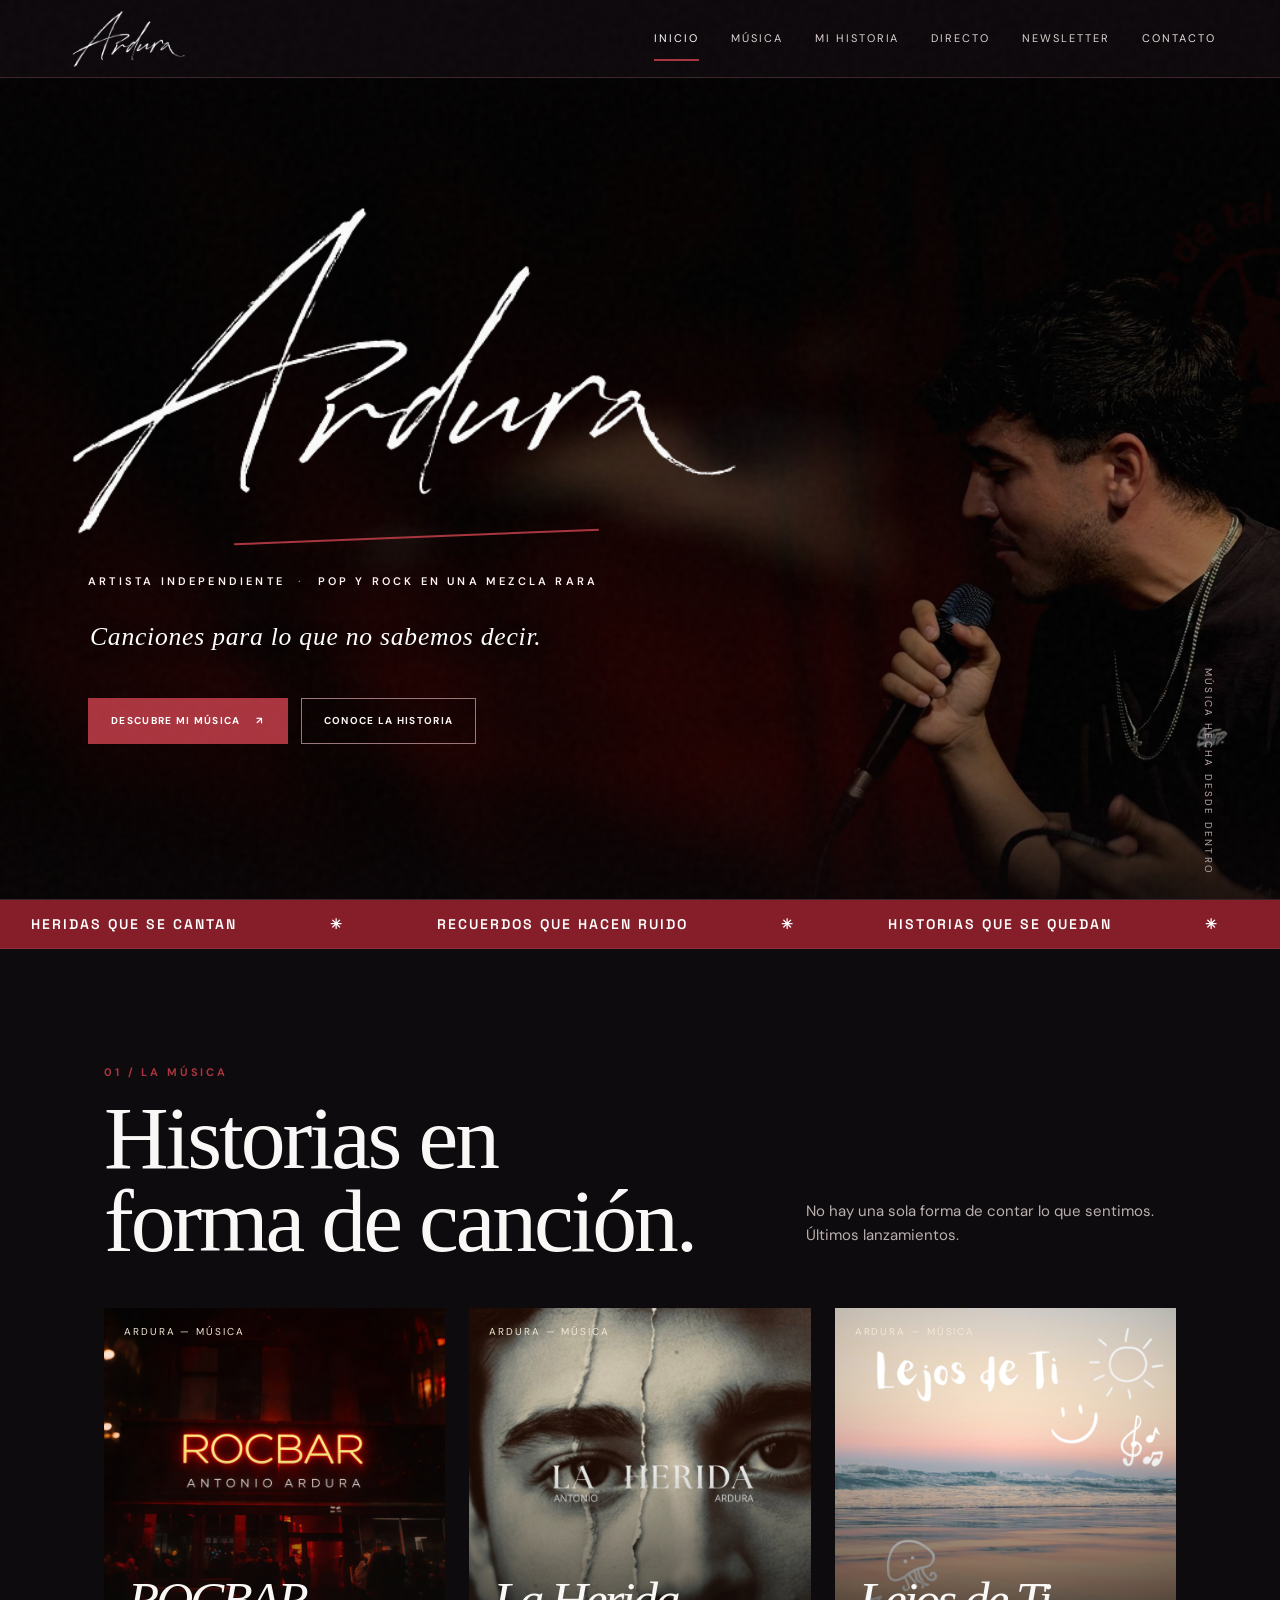
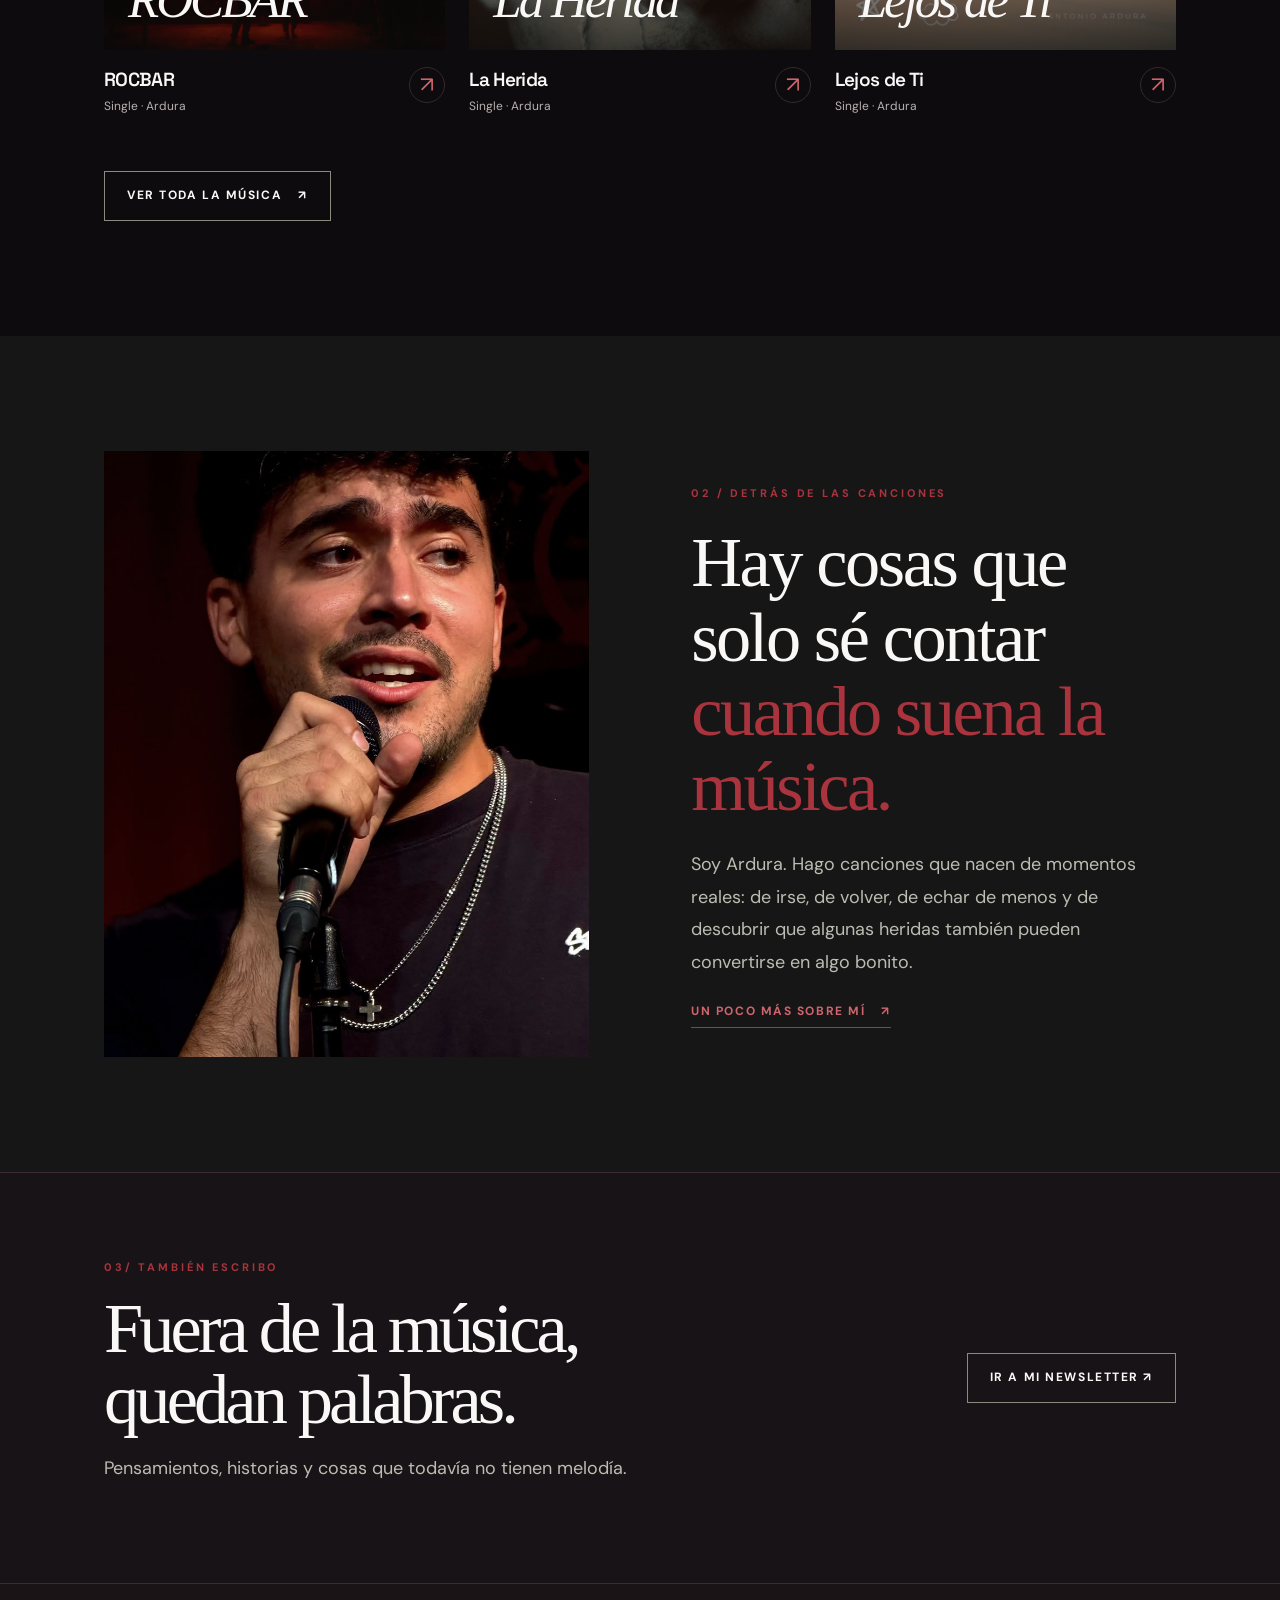
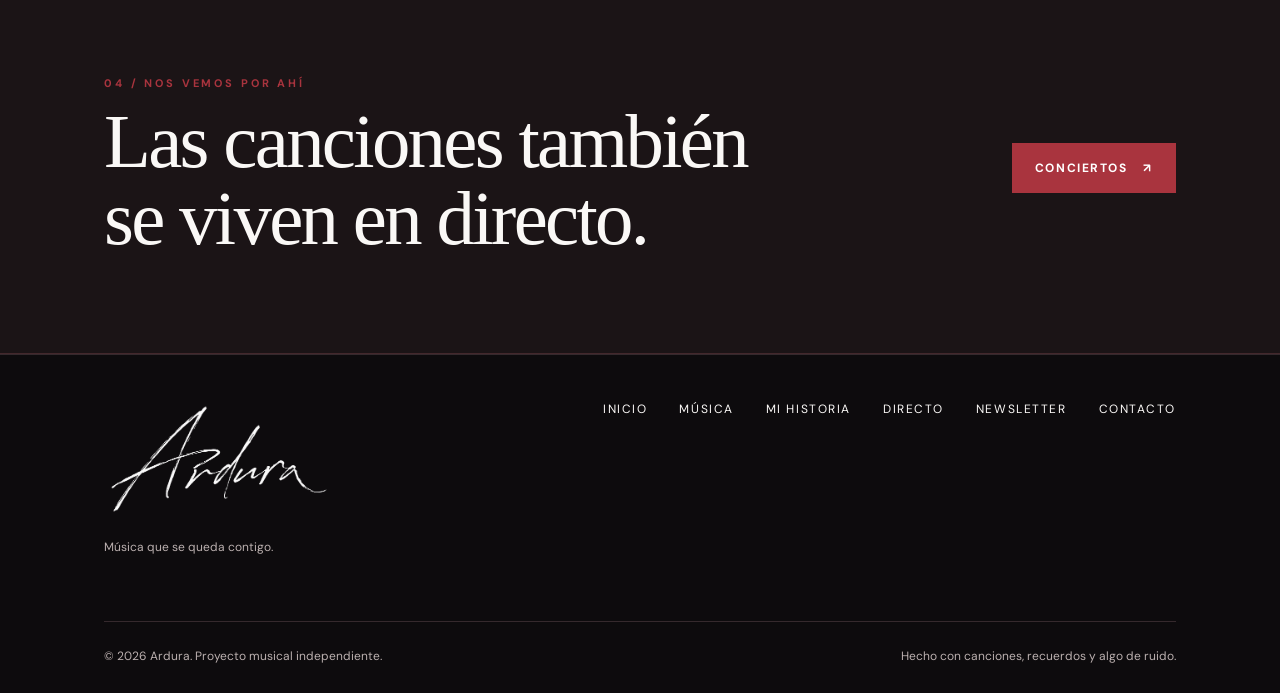
<file: index.html>
<!doctype html>
<html lang="es">
 <head>
  <meta charset="utf-8"/>
  <meta content="width=device-width,initial-scale=1" name="viewport"/>
  <meta content="#101010" name="theme-color"/>
  <meta content="Ardura: música independiente, canciones honestas y un universo indie, alternativo y nostálgico. Descubre sus canciones y su historia." name="description"/>
  <title>
   Ardura — Música para lo que no sabemos decir
  </title>
  <link href="assets/css/style.css" rel="stylesheet"/>
  <link href="assets/css/custom.css" rel="stylesheet"/>
  <link href="assets/img/favicon.svg" rel="icon" type="image/svg+xml"/>
 </head>
 <body data-page="home">
  <a class="skip" href="#contenido">
   Saltar al contenido
  </a>
  <header class="site-header" id="site-header">
  </header>
  <main id="contenido">
   <section class="hero">
    <div class="hero-art">
     <div class="hero-photo">
     </div>
    </div>
    <div class="container hero-inner">
     <h1 class="signature-title">
      <img alt="Ardura" src="assets/img/ardura-firma.png"/>
     </h1>
     <div aria-hidden="true" class="signature-underline">
     </div>
     <p class="hero-kicker">
      ARTISTA INDEPENDIENTE
      <span>
       ·
      </span>
      POP Y ROCK EN UNA MEZCLA RARA 
     </p>
     <p class="hero-sub">
      Canciones para lo que no sabemos decir.
     </p>
     <div class="action-row">
      <a class="btn btn-solid" href="musica.html">
       Descubre mi música
       <span aria-hidden="true">
        ↗
       </span>
      </a>
      <a class="btn btn-outline" href="historia.html">
       Conoce la historia
      </a>
     </div>
    </div>
    <div class="side-note">
     MÚSICA HECHA DESDE DENTRO
    </div>
   </section>

    <div class="ticker">
    <div class="ticker-line">

        <div class="ticker-group">
        <span>HERIDAS QUE SE CANTAN</span>
        <span>✳</span>
        <span>RECUERDOS QUE HACEN RUIDO</span>
        <span>✳</span>
        <span>HISTORIAS QUE SE QUEDAN</span>
        <span>✳</span>
        </div>

        <!-- Repetición para crear el bucle infinito -->
        <div class="ticker-group" aria-hidden="true">
        <span>HERIDAS QUE SE CANTAN</span>
        <span>✳</span>
        <span>RECUERDOS QUE HACEN RUIDO</span>
        <span>✳</span>
        <span>HISTORIAS QUE SE QUEDAN</span>
        <span>✳</span>
        </div>

    </div>
    </div>

   <section class="section">
    <div class="container">
     <div class="section-head reveal">
      <div>
       <div class="eyebrow">
        01 / La música
       </div>
       <h2>
        Historias en
        <br/>
        forma de canción.
       </h2>
      </div>
      <p>
       No hay una sola forma de contar lo que sentimos. Últimos lanzamientos.
      </p>
     </div>
     <div class="cards" id="featured-songs">
     </div>
     <div class="action-row" style="margin-top:50px">
      <a class="btn btn-outline" href="musica.html">
       Ver toda la música
       <span aria-hidden="true">
        ↗
       </span>
      </a>
     </div>
    </div>
   </section>
   <section class="section" style="background:#161616">
    <div class="container split">
     <div class="photo-frame reveal">
      <img alt="Retrato de Ardura" onerror="this.remove()" src="assets/img/Retrato.jpeg"/>
      <small>
       Tu fotografía aquí
       <br/>
       assets/img/retrato.jpg
      </small>
     </div>
     <div class="reveal">
      <span class="eyebrow">
       02 / Detrás de las canciones
      </span>
      <p class="statement">
       Hay cosas que solo sé contar
       <em>
        cuando suena la música.
       </em>
      </p>
      <p class="body-copy">
       Soy Ardura. Hago canciones que nacen de momentos reales: de irse, de volver, de echar de menos y de descubrir que algunas heridas también pueden convertirse en algo bonito.
      </p>
      <a class="btn btn-text" href="historia.html">
       Un poco más sobre mí
       <span aria-hidden="true">
        ↗
       </span>
      </a>
     </div>
    </div>
   </section>   
   <section class="section section-tight journal-teaser">
     <div class="container">
       <div>
         <span class="eyebrow">03/ También escribo</span>
         <h2>
           Fuera de la música,<br>
           quedan palabras.
         </h2>
         <p class="body-copy">
           Pensamientos, historias y cosas
           que todavía no tienen melodía.
         </p>
       </div>
       <a class="btn btn-outline" href="cuaderno.html">
         Ir a mi newsletter ↗
       </a>
     </div>
   </section>
   <section class="callout">
    <div class="container callout-inner">
     <div>
      <span class="eyebrow">
       04 / Nos vemos por ahí
      </span>
      <h2>
       Las canciones también
       <br/>
       se viven en directo.
      </h2>
     </div>
     <a class="btn btn-solid" href="directo.html">
      Conciertos
      <span aria-hidden="true">
       ↗
      </span>
     </a>
    </div>
   </section>
  </main>
  <footer class="site-footer" id="site-footer">
  </footer>
  <script src="assets/js/config.js">
  </script>
  <script defer="" src="assets/js/main.js">
  </script>
 </body>
</html>
</file>
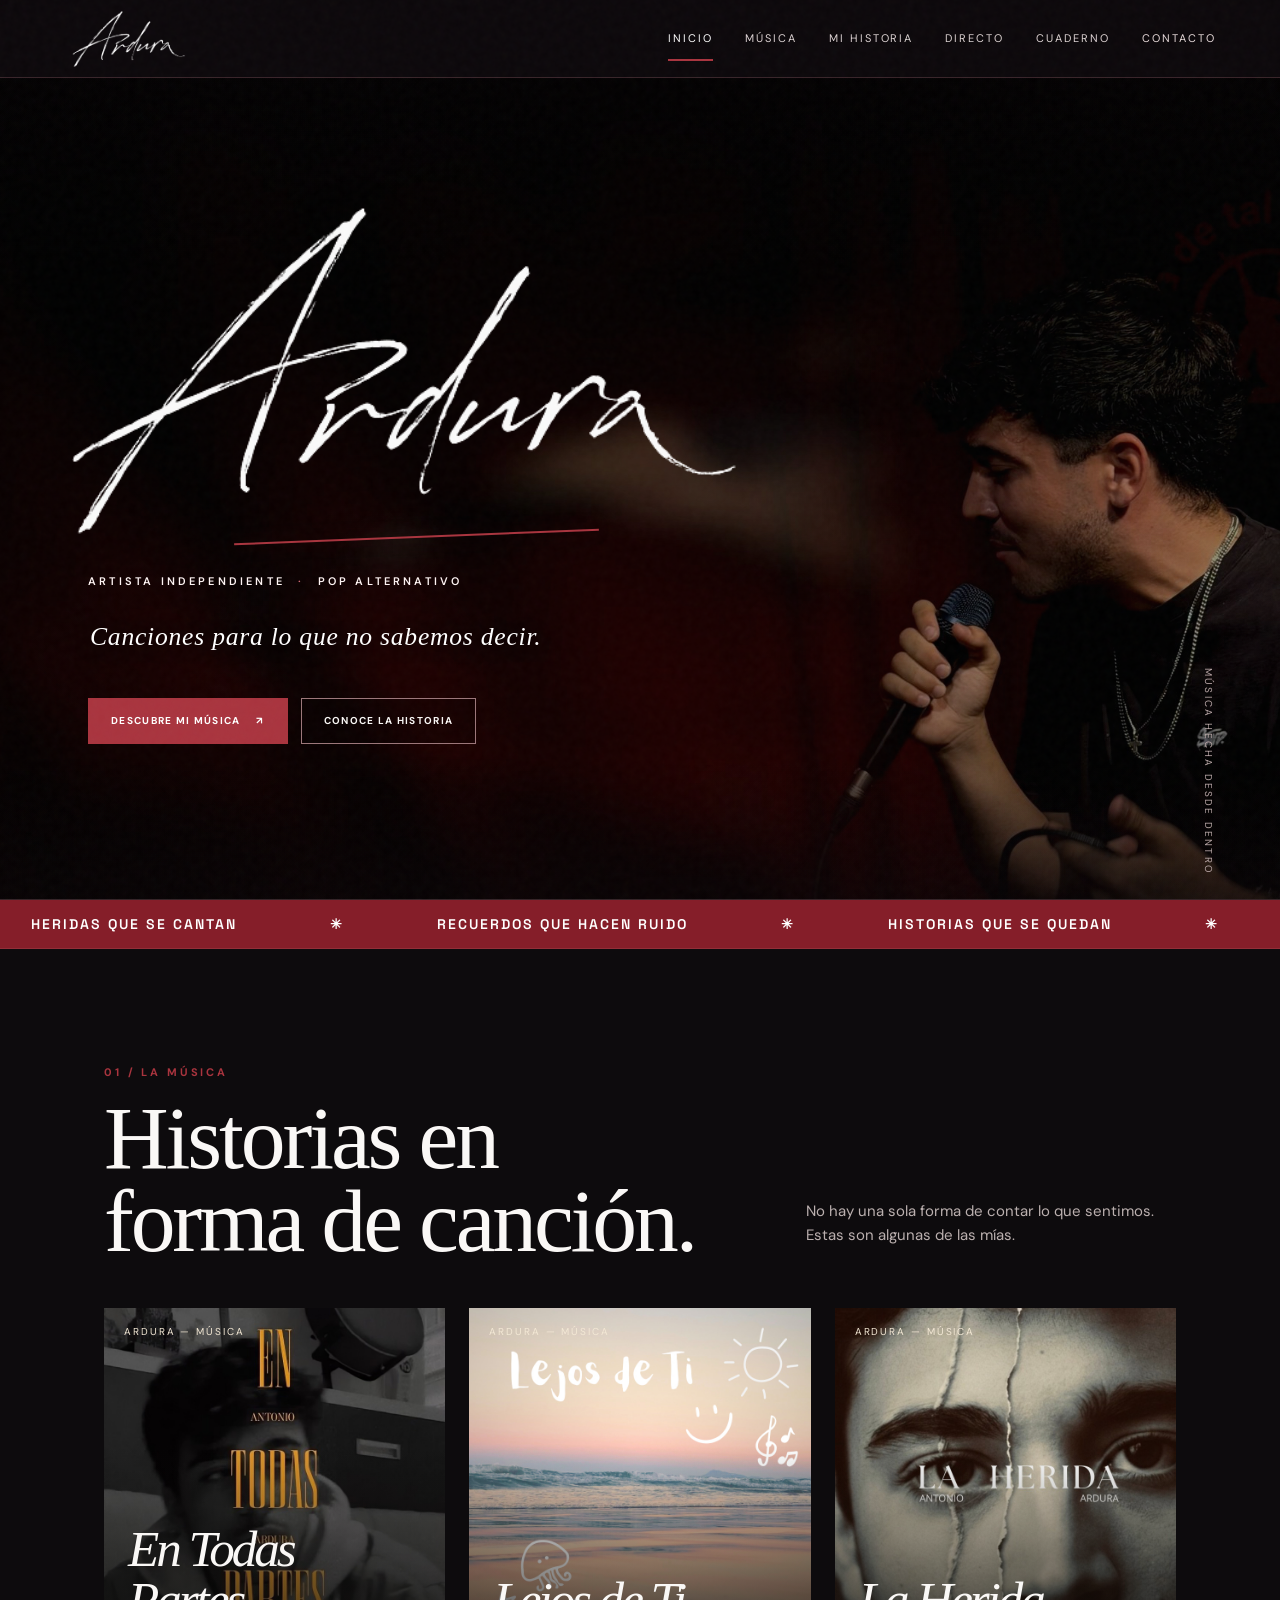
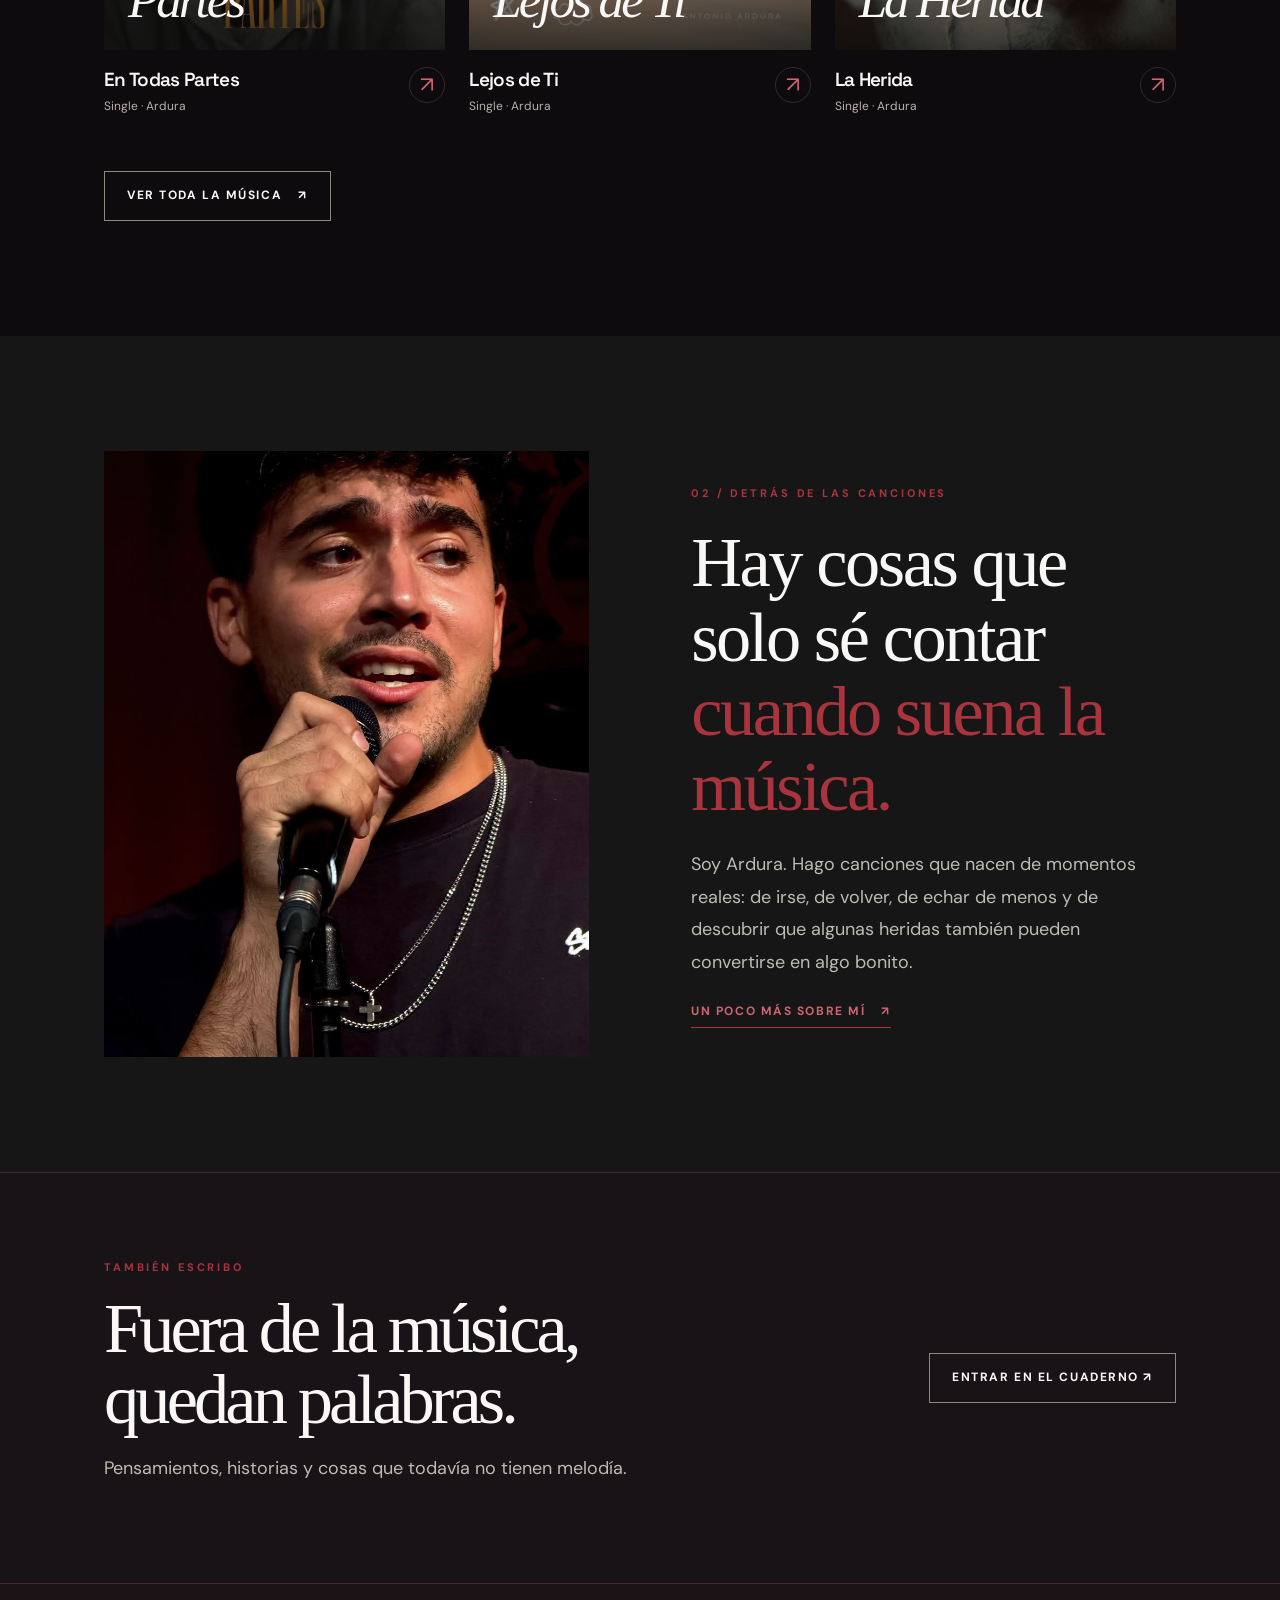
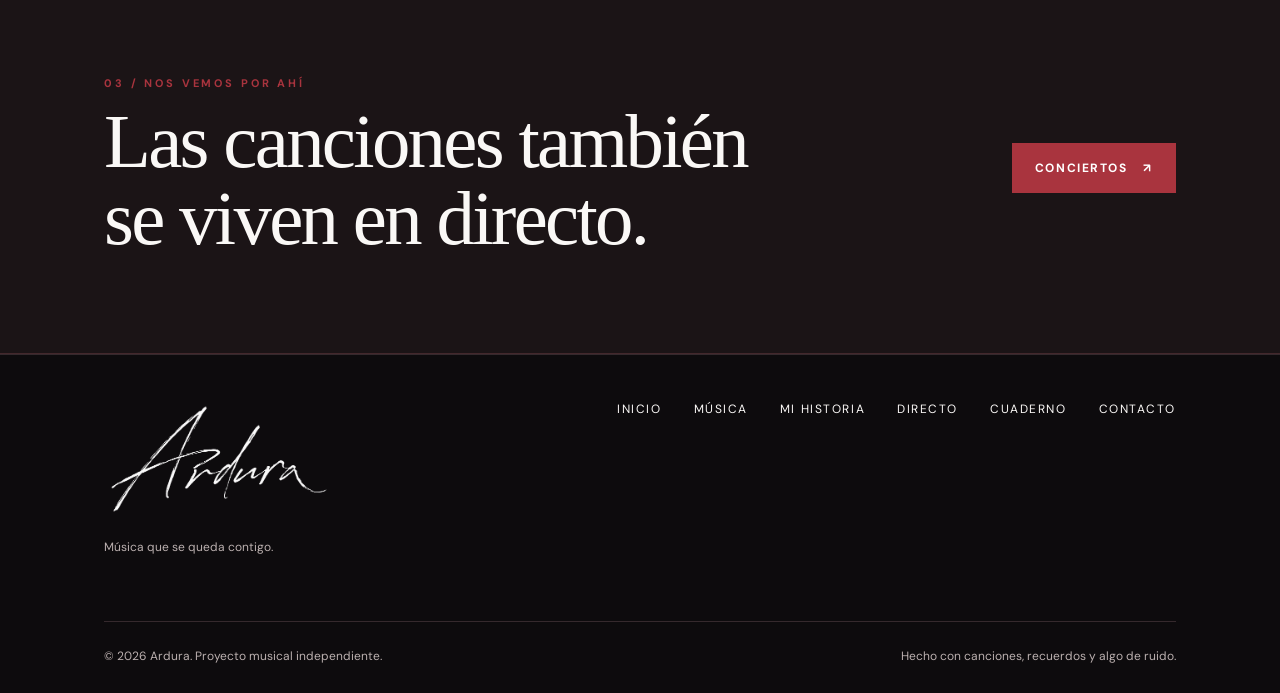
<file: ardura-web-editable/index.html>
<!doctype html>
<html lang="es">
 <head>
  <meta charset="utf-8"/>
  <meta content="width=device-width,initial-scale=1" name="viewport"/>
  <meta content="#101010" name="theme-color"/>
  <meta content="Ardura: música independiente, canciones honestas y un universo indie, alternativo y nostálgico. Descubre sus canciones y su historia." name="description"/>
  <title>
   Ardura — Música para lo que no sabemos decir
  </title>
  <link href="assets/css/style.css" rel="stylesheet"/>
  <link href="assets/css/custom.css" rel="stylesheet"/>
  <link href="assets/img/favicon.svg" rel="icon" type="image/svg+xml"/>
 </head>
 <body data-page="home">
  <a class="skip" href="#contenido">
   Saltar al contenido
  </a>
  <header class="site-header" id="site-header">
  </header>
  <main id="contenido">
   <section class="hero">
    <div class="hero-art">
     <div class="hero-photo">
     </div>
    </div>
    <div class="container hero-inner">
     <h1 class="signature-title">
      <img alt="Ardura" src="assets/img/ardura-firma.png"/>
     </h1>
     <div aria-hidden="true" class="signature-underline">
     </div>
     <p class="hero-kicker">
      ARTISTA INDEPENDIENTE
      <span>
       ·
      </span>
      POP ALTERNATIVO
     </p>
     <p class="hero-sub">
      Canciones para lo que no sabemos decir.
     </p>
     <div class="action-row">
      <a class="btn btn-solid" href="musica.html">
       Descubre mi música
       <span aria-hidden="true">
        ↗
       </span>
      </a>
      <a class="btn btn-outline" href="historia.html">
       Conoce la historia
      </a>
     </div>
    </div>
    <div class="side-note">
     MÚSICA HECHA DESDE DENTRO
    </div>
   </section>

    <div class="ticker">
    <div class="ticker-line">

        <div class="ticker-group">
        <span>HERIDAS QUE SE CANTAN</span>
        <span>✳</span>
        <span>RECUERDOS QUE HACEN RUIDO</span>
        <span>✳</span>
        <span>HISTORIAS QUE SE QUEDAN</span>
        <span>✳</span>
        </div>

        <!-- Repetición para crear el bucle infinito -->
        <div class="ticker-group" aria-hidden="true">
        <span>HERIDAS QUE SE CANTAN</span>
        <span>✳</span>
        <span>RECUERDOS QUE HACEN RUIDO</span>
        <span>✳</span>
        <span>HISTORIAS QUE SE QUEDAN</span>
        <span>✳</span>
        </div>

    </div>
    </div>

   <section class="section">
    <div class="container">
     <div class="section-head reveal">
      <div>
       <div class="eyebrow">
        01 / La música
       </div>
       <h2>
        Historias en
        <br/>
        forma de canción.
       </h2>
      </div>
      <p>
       No hay una sola forma de contar lo que sentimos. Estas son algunas de las mías.
      </p>
     </div>
     <div class="cards" id="featured-songs">
     </div>
     <div class="action-row" style="margin-top:50px">
      <a class="btn btn-outline" href="musica.html">
       Ver toda la música
       <span aria-hidden="true">
        ↗
       </span>
      </a>
     </div>
    </div>
   </section>
   <section class="section" style="background:#161616">
    <div class="container split">
     <div class="photo-frame reveal">
      <img alt="Retrato de Ardura" onerror="this.remove()" src="assets/img/Retrato.jpeg"/>
      <small>
       Tu fotografía aquí
       <br/>
       assets/img/retrato.jpg
      </small>
     </div>
     <div class="reveal">
      <span class="eyebrow">
       02 / Detrás de las canciones
      </span>
      <p class="statement">
       Hay cosas que solo sé contar
       <em>
        cuando suena la música.
       </em>
      </p>
      <p class="body-copy">
       Soy Ardura. Hago canciones que nacen de momentos reales: de irse, de volver, de echar de menos y de descubrir que algunas heridas también pueden convertirse en algo bonito.
      </p>
      <a class="btn btn-text" href="historia.html">
       Un poco más sobre mí
       <span aria-hidden="true">
        ↗
       </span>
      </a>
     </div>
    </div>
   </section>   
   <section class="section section-tight journal-teaser">
     <div class="container">
       <div>
         <span class="eyebrow">También escribo</span>
         <h2>
           Fuera de la música,<br>
           quedan palabras.
         </h2>
         <p class="body-copy">
           Pensamientos, historias y cosas
           que todavía no tienen melodía.
         </p>
       </div>
       <a class="btn btn-outline" href="cuaderno.html">
         Entrar en el cuaderno ↗
       </a>
     </div>
   </section>
   <section class="callout">
    <div class="container callout-inner">
     <div>
      <span class="eyebrow">
       03 / Nos vemos por ahí
      </span>
      <h2>
       Las canciones también
       <br/>
       se viven en directo.
      </h2>
     </div>
     <a class="btn btn-solid" href="directo.html">
      Conciertos
      <span aria-hidden="true">
       ↗
      </span>
     </a>
    </div>
   </section>
  </main>
  <footer class="site-footer" id="site-footer">
  </footer>
  <script src="assets/js/config.js">
  </script>
  <script defer="" src="assets/js/main.js">
  </script>
 </body>
</html>
</file>
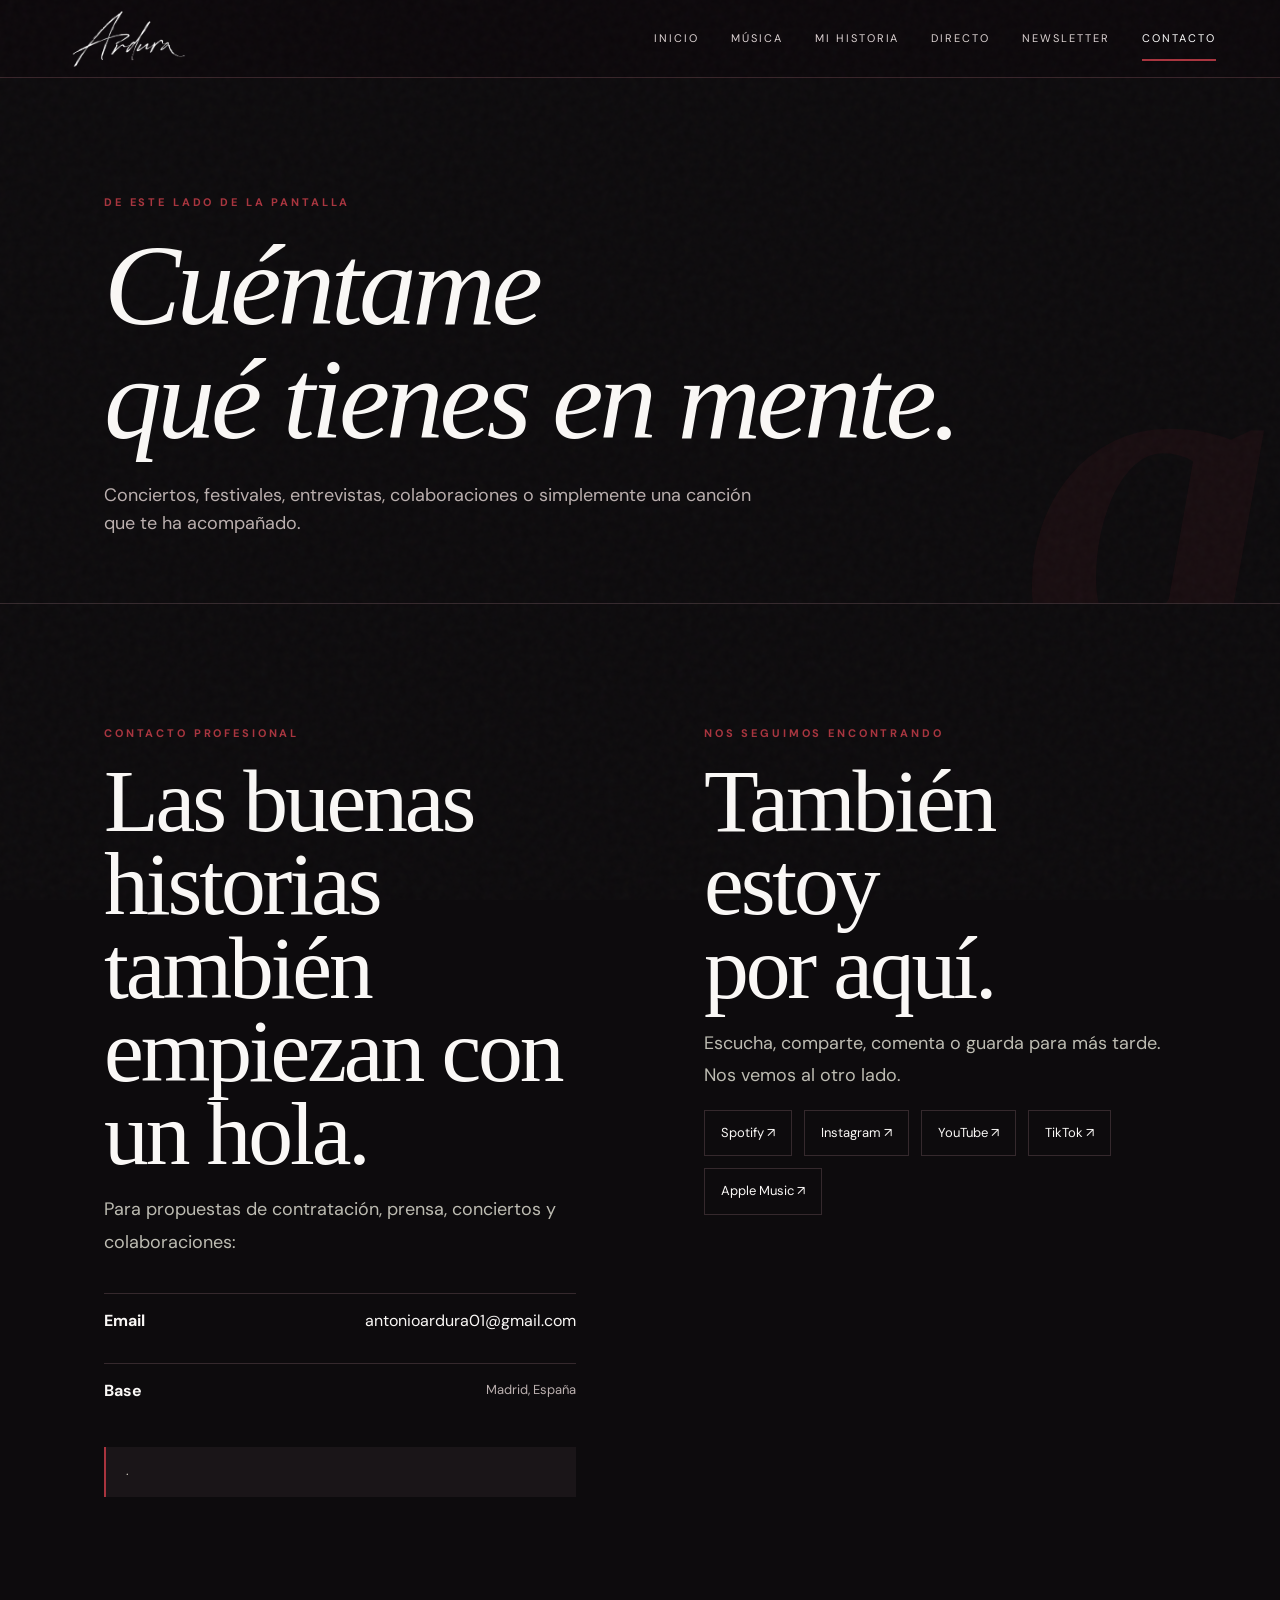
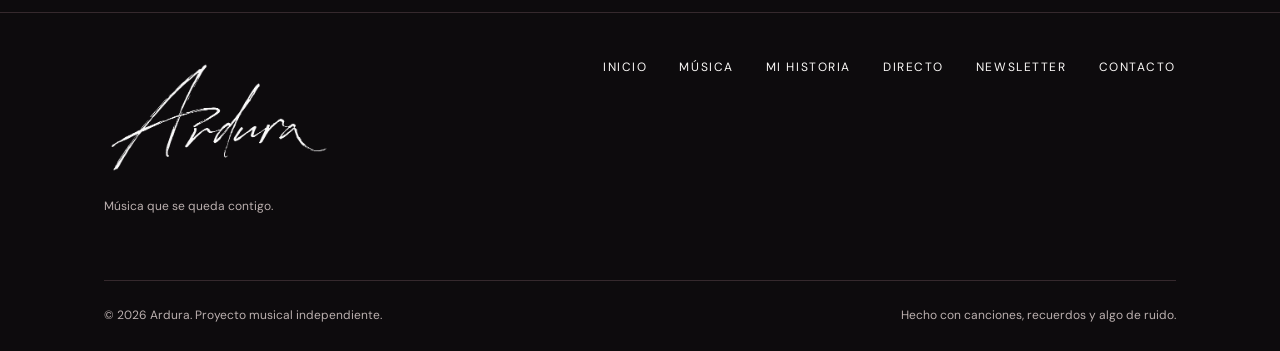
<file: contacto.html>
<!doctype html>
<html lang="es">
 <head>
  <meta charset="utf-8"/>
  <meta content="width=device-width,initial-scale=1" name="viewport"/>
  <meta content="#101010" name="theme-color"/>
  <meta content="Contacta con Ardura para conciertos, contrataciones, colaboraciones y prensa. Encuentra sus redes y plataformas musicales." name="description"/>
  <title>
   Contacto — Ardura
  </title>
  <link href="assets/css/style.css" rel="stylesheet"/>
  <link href="assets/css/custom.css" rel="stylesheet"/>
  <link href="assets/img/favicon.svg" rel="icon" type="image/svg+xml"/>
 </head>
 <body data-page="contact">
  <a class="skip" href="#contenido">
   Saltar al contenido
  </a>
  <header class="site-header" id="site-header">
  </header>
  <main id="contenido">
   <section class="page-head">
    <div class="container">
     <span class="eyebrow">
      De este lado de la pantalla
     </span>
     <h1>
      Cuéntame
      <br/>
      qué tienes en mente.
     </h1>
     <p class="lead">
      Conciertos, festivales, entrevistas, colaboraciones o simplemente una canción que te ha acompañado.
     </p>
    </div>
   </section>
   <section class="section">
    <div class="container contact-grid">
     <div class="reveal">
      <span class="eyebrow">
       Contacto profesional
      </span>
      <h2>
       Las buenas historias también empiezan con un hola.
      </h2>
      <p class="body-copy">
       Para propuestas de contratación, prensa, conciertos y colaboraciones:
      </p>
      <div class="contact-list">
       <div class="contact-item">
        <strong>
         Email
        </strong>
        <a href="#" id="artist-email">
        </a>
       </div>
       <div class="contact-item">
        <strong>
         Base
        </strong>
        <span>
         Madrid, España
        </span>
       </div>
      </div>
      <div class="notice" style="margin-top:30px">
        <code>
       </code>
       .
      </div>
     </div>
     <div class="reveal">
      <span class="eyebrow">
       Nos seguimos encontrando
      </span>
      <h2>
       También estoy
       <br/>
       por aquí.
      </h2>
      <p class="body-copy">
       Escucha, comparte, comenta o guarda para más tarde. Nos vemos al otro lado.
      </p>
      <div class="social-grid">
       <a data-social="spotify">
        Spotify ↗
       </a>
       <a data-social="instagram">
        Instagram ↗
       </a>
       <a data-social="youtube">
        YouTube ↗
       </a>
       <a data-social="tiktok">
        TikTok ↗
       </a>
       <a data-social="appleMusic">
        Apple Music ↗
       </a>
      </div>
      <p class="quiet-label" style="margin-top:35px">
      </p>
     </div>
    </div>
   </section>
  </main>
  <footer class="site-footer" id="site-footer">
  </footer>
  <script src="assets/js/config.js">
  </script>
  <script defer="" src="assets/js/main.js">
  </script>
 </body>
</html>
</file>
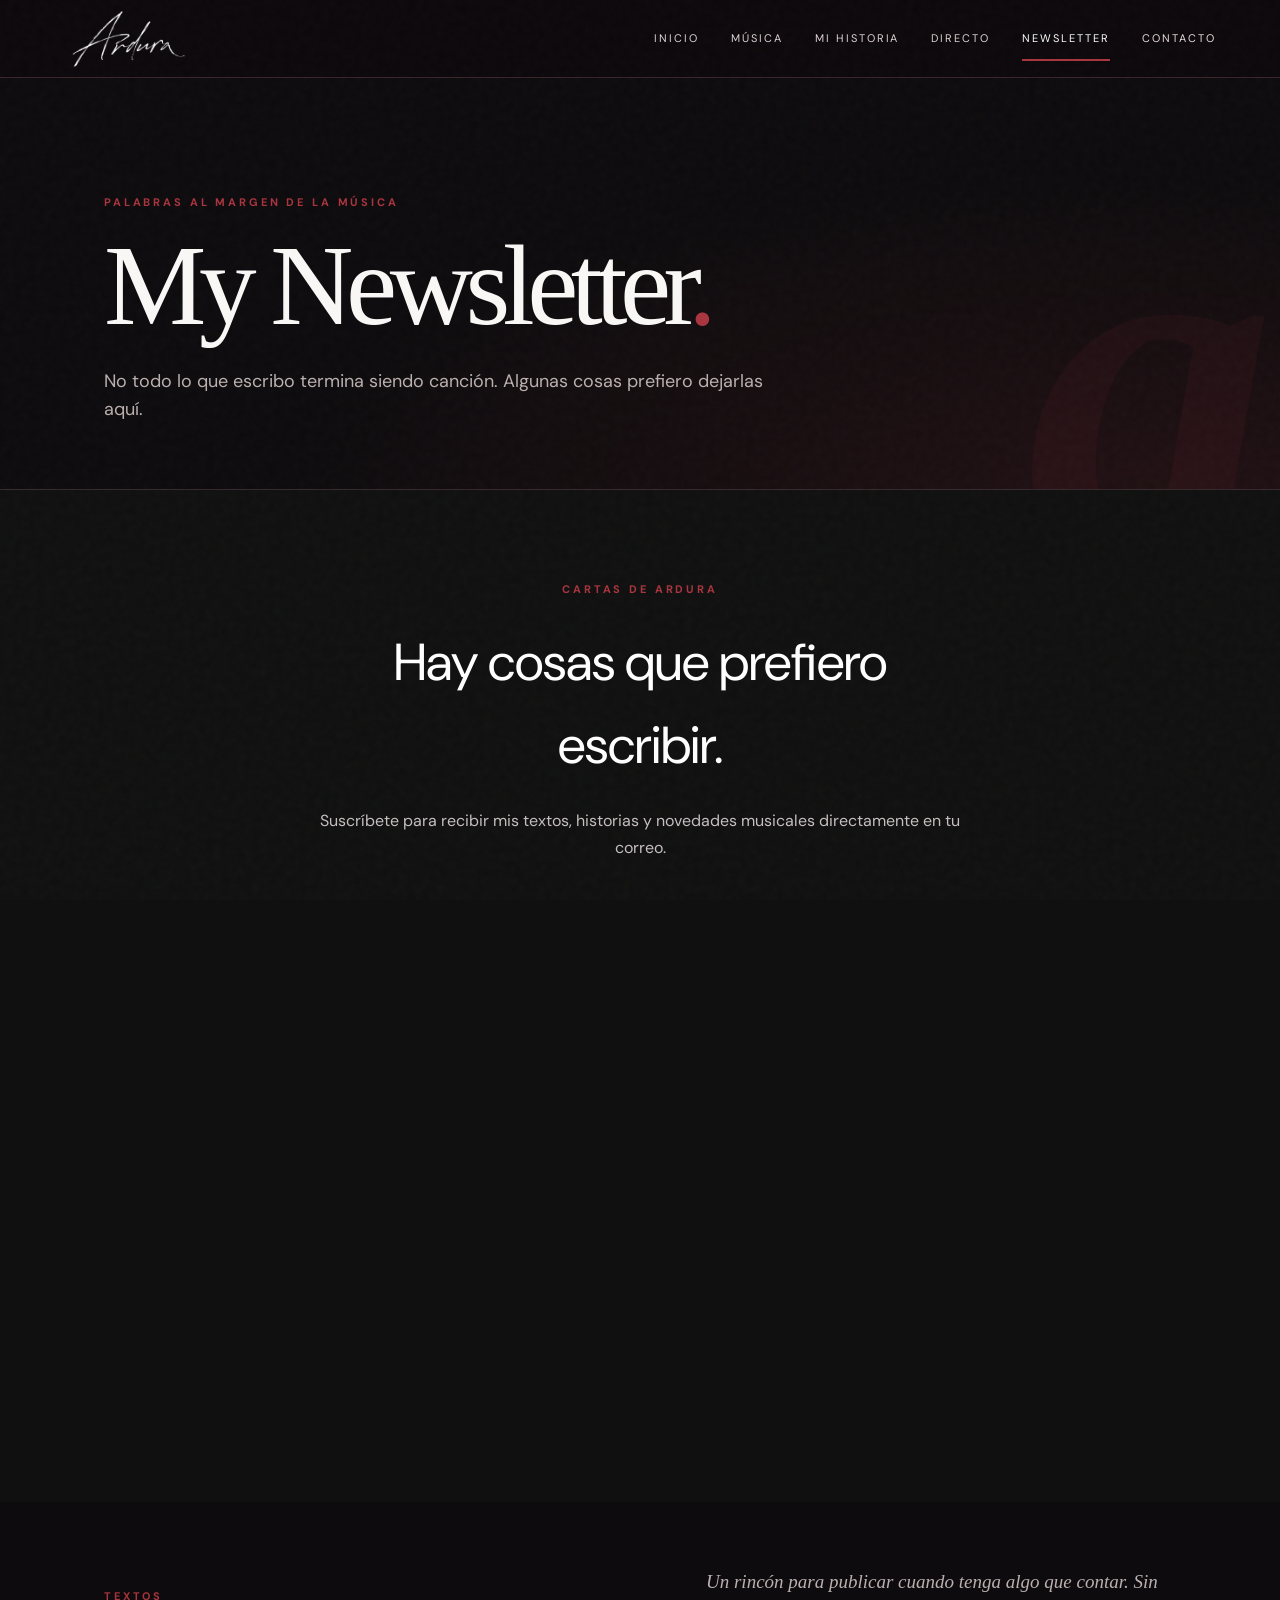
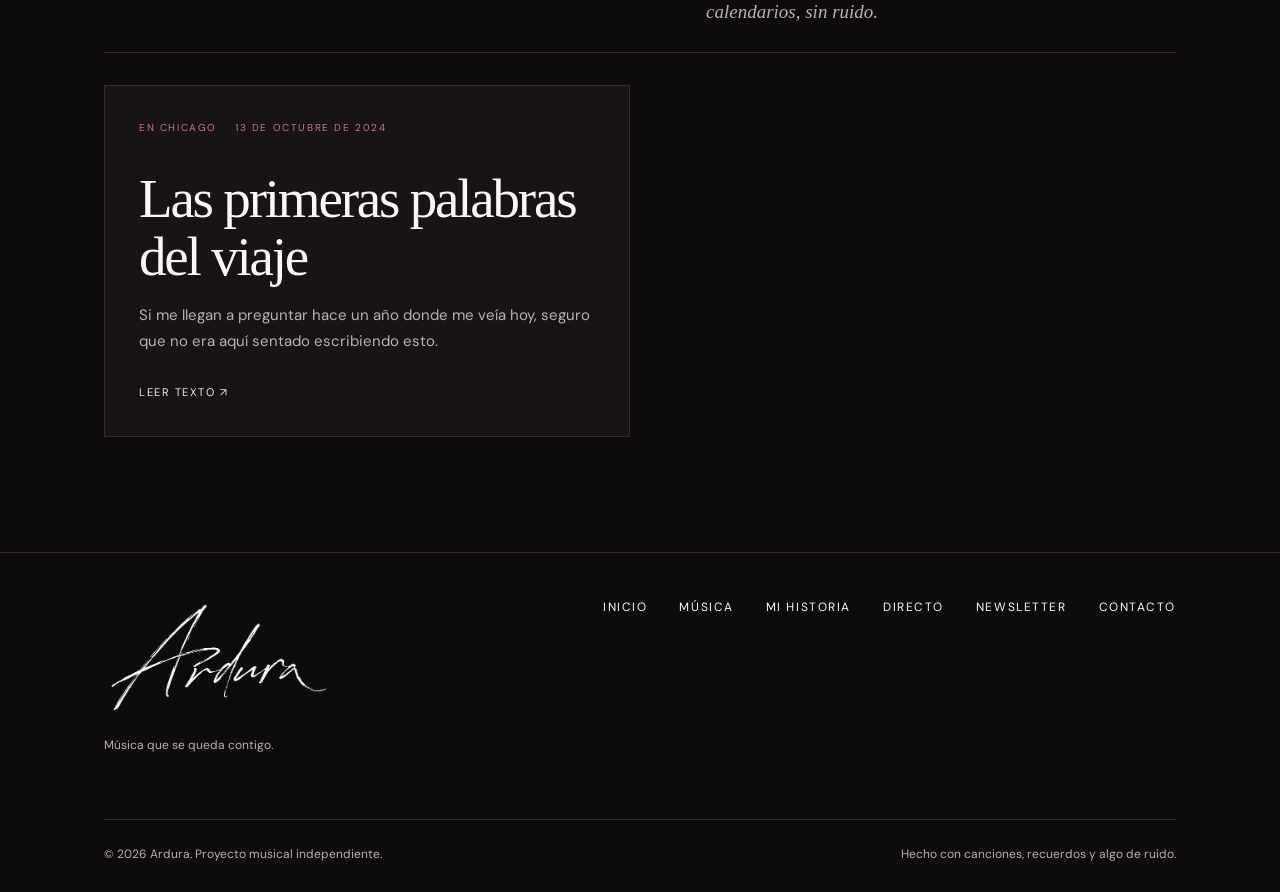
<file: cuaderno.html>
<!doctype html>
<html lang="es">
  <head>
    <meta charset="utf-8"><meta name="viewport" content="width=device-width,initial-scale=1"><meta name="theme-color" content="#101010">
    <link rel="stylesheet" href="assets/css/style.css">
    <link rel="stylesheet" href="assets/css/custom.css">
    <link rel="icon" type="image/svg+xml" href="assets/img/favicon.svg">
    <meta name="description" content="Cuaderno de Ardura: textos, pensamientos y pequeñas historias que no siempre se convierten en canciones.">
    
    <title>Cuaderno — Ardura</title>
  </head>
  <body data-page="journal">
    <a class="skip" href="#contenido">Saltar al contenido</a>
    <header class="site-header" id="site-header"></header>
    <main id="contenido">
      <section class="page-head journal-heading">
        <div class="container">
          <span class="eyebrow">Palabras al margen de la música</span>
          <h1>My Newsletter<span class="journal-period">.</span></h1>
          <p class="lead">No todo lo que escribo termina siendo canción. Algunas cosas prefiero dejarlas aquí.</p>
        </div>
      </section>
      
    <section class="newsletter-signup">
      <div class="newsletter-signup-content">
        <span class="eyebrow">CARTAS DE ARDURA</span>
    
        <h2>Hay cosas que prefiero escribir.</h2>
    
        <p>
          Suscríbete para recibir mis textos,
          historias y novedades musicales
          directamente en tu correo.
        </p>
    
        <div class="newsletter-form">
          <iframe width="100%" height="520" src="https://32f83ce2.sibforms.com/v2/serve/[base64]" frameborder="0" scrolling="no" allowfullscreen style="display: block;margin-left: auto;margin-right: auto;max-width: 100%;"></iframe>
        </div>
    
      </div>
    </section>

      <section class="section journal-section">
        <div class="container">
          <div class="journal-intro">
            <span class="eyebrow">Textos</span>
            <p>Un rincón para publicar cuando tenga algo que contar. Sin calendarios, sin ruido.</p>
          </div>
          <div class="journal-grid" id="journal-list" aria-live="polite"></div>
        </div>
      </section>
    </main>
    <footer class="site-footer" id="site-footer"></footer>
    <script src="assets/js/config.js"></script>
    <script defer src="assets/js/main.js"></script>
    <script src="assets/js/entradas.js"></script>
    <script defer src="assets/js/cuaderno.js"></script>
  </body>
</html>
</file>
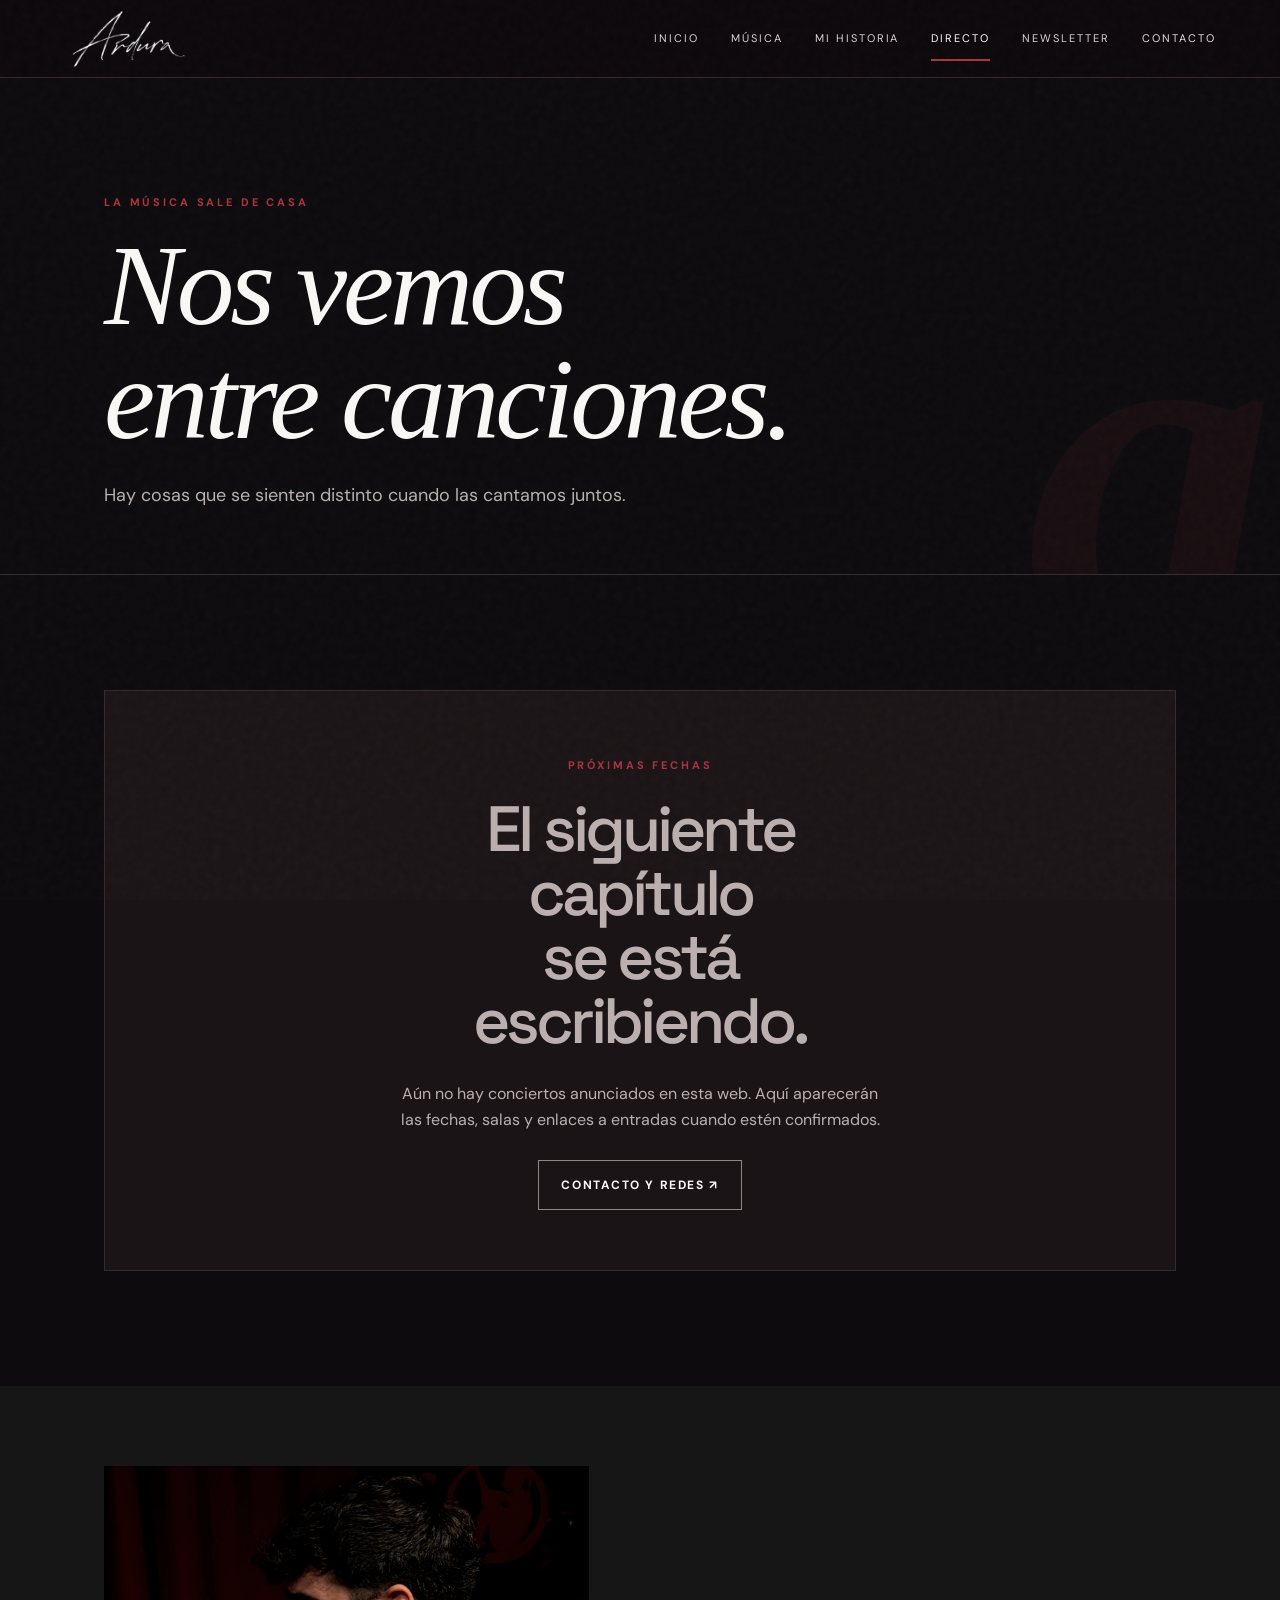
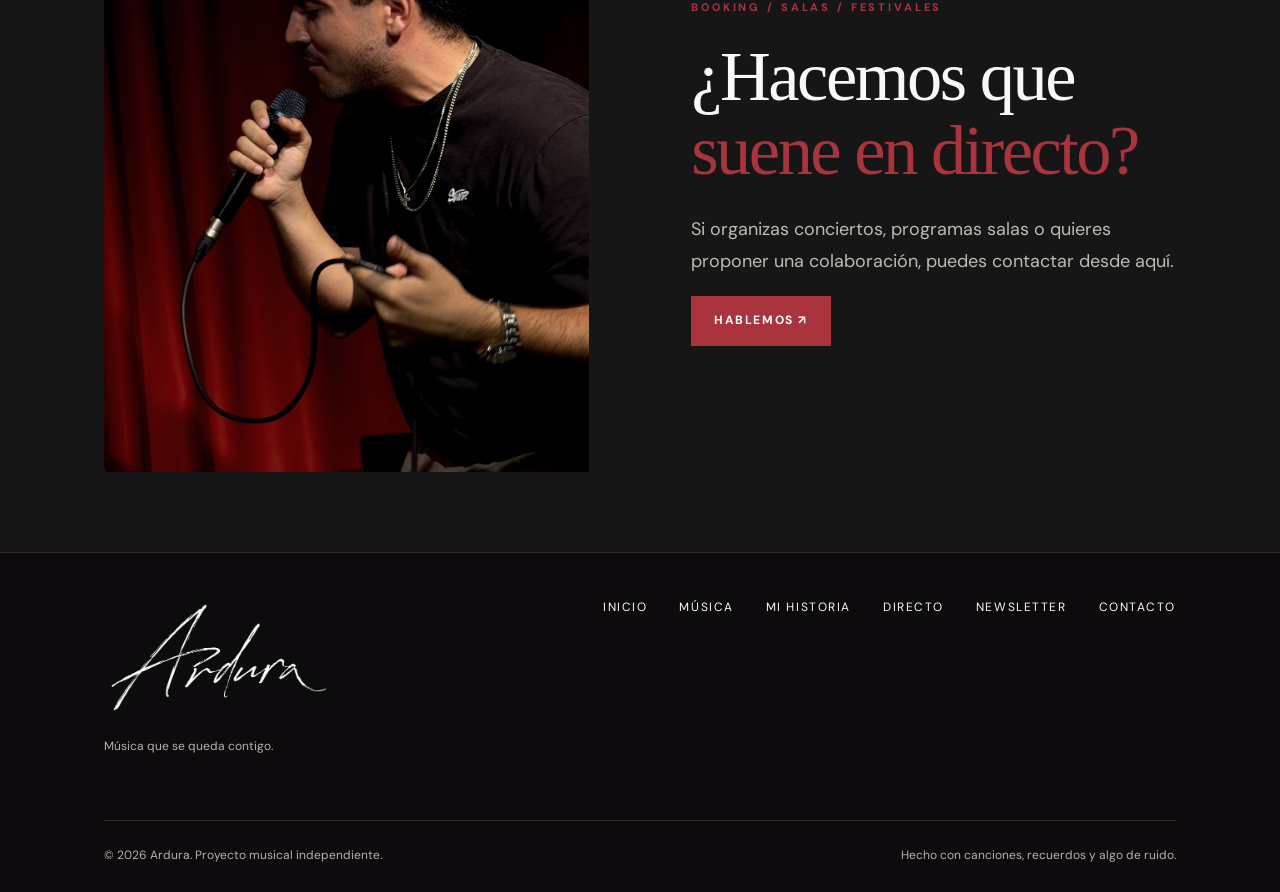
<file: directo.html>
<!doctype html>
<html lang="es">
 <head>
  <meta charset="utf-8"/>
  <meta content="width=device-width,initial-scale=1" name="viewport"/>
  <meta content="#101010" name="theme-color"/>
  <meta content="Conciertos, actuaciones y próximas fechas en directo de Ardura." name="description"/>
  <title>
   Directo — Ardura
  </title>
  <link href="assets/css/style.css" rel="stylesheet"/>
  <link href="assets/css/custom.css" rel="stylesheet"/>
  <link href="assets/img/favicon.svg" rel="icon" type="image/svg+xml"/>
 </head>
 <body data-page="live">
  <a class="skip" href="#contenido">
   Saltar al contenido
  </a>
  <header class="site-header" id="site-header">
  </header>
  <main id="contenido">
   <section class="page-head">
    <div class="container">
     <span class="eyebrow">
      La música sale de casa
     </span>
     <h1>
      Nos vemos
      <br/>
      entre canciones.
     </h1>
     <p class="lead">
      Hay cosas que se sienten distinto cuando las cantamos juntos.
     </p>
    </div>
   </section>
   <section class="section">
    <div class="container">
     <div class="event-empty reveal">
      <span class="eyebrow">
       Próximas fechas
      </span>
      <p class="huge">
       El siguiente capítulo
       <br/>
       se está escribiendo.
      </p>
      <p>
       Aún no hay conciertos anunciados en esta web. Aquí aparecerán las fechas, salas y enlaces a entradas cuando estén confirmados.
      </p>
      <a class="btn btn-outline" href="contacto.html">
       Contacto y redes ↗
      </a>
     </div>
    </div>
   </section>
   <section class="section-tight" style="background:#161616">
    <div class="container split">
     <div class="photo-frame reveal">
      <img alt="Ardura sobre el escenario" onerror="this.remove()" src="assets/img/directo.jpg"/>
      <small>
       Fotografía de concierto
       <br/>
       assets/img/directo.jpg
      </small>
     </div>
     <div class="reveal">
      <span class="eyebrow">
       Booking / Salas / Festivales
      </span>
      <p class="statement">
       ¿Hacemos que
       <em>
        suene en directo?
       </em>
      </p>
      <p class="body-copy">
       Si organizas conciertos, programas salas o quieres proponer una colaboración, puedes contactar desde aquí.
      </p>
      <a class="btn btn-solid" href="contacto.html">
       Hablemos ↗
      </a>
     </div>
    </div>
   </section>
  </main>
  <footer class="site-footer" id="site-footer">
  </footer>
  <script src="assets/js/config.js">
  </script>
  <script defer="" src="assets/js/main.js">
  </script>
 </body>
</html>
</file>
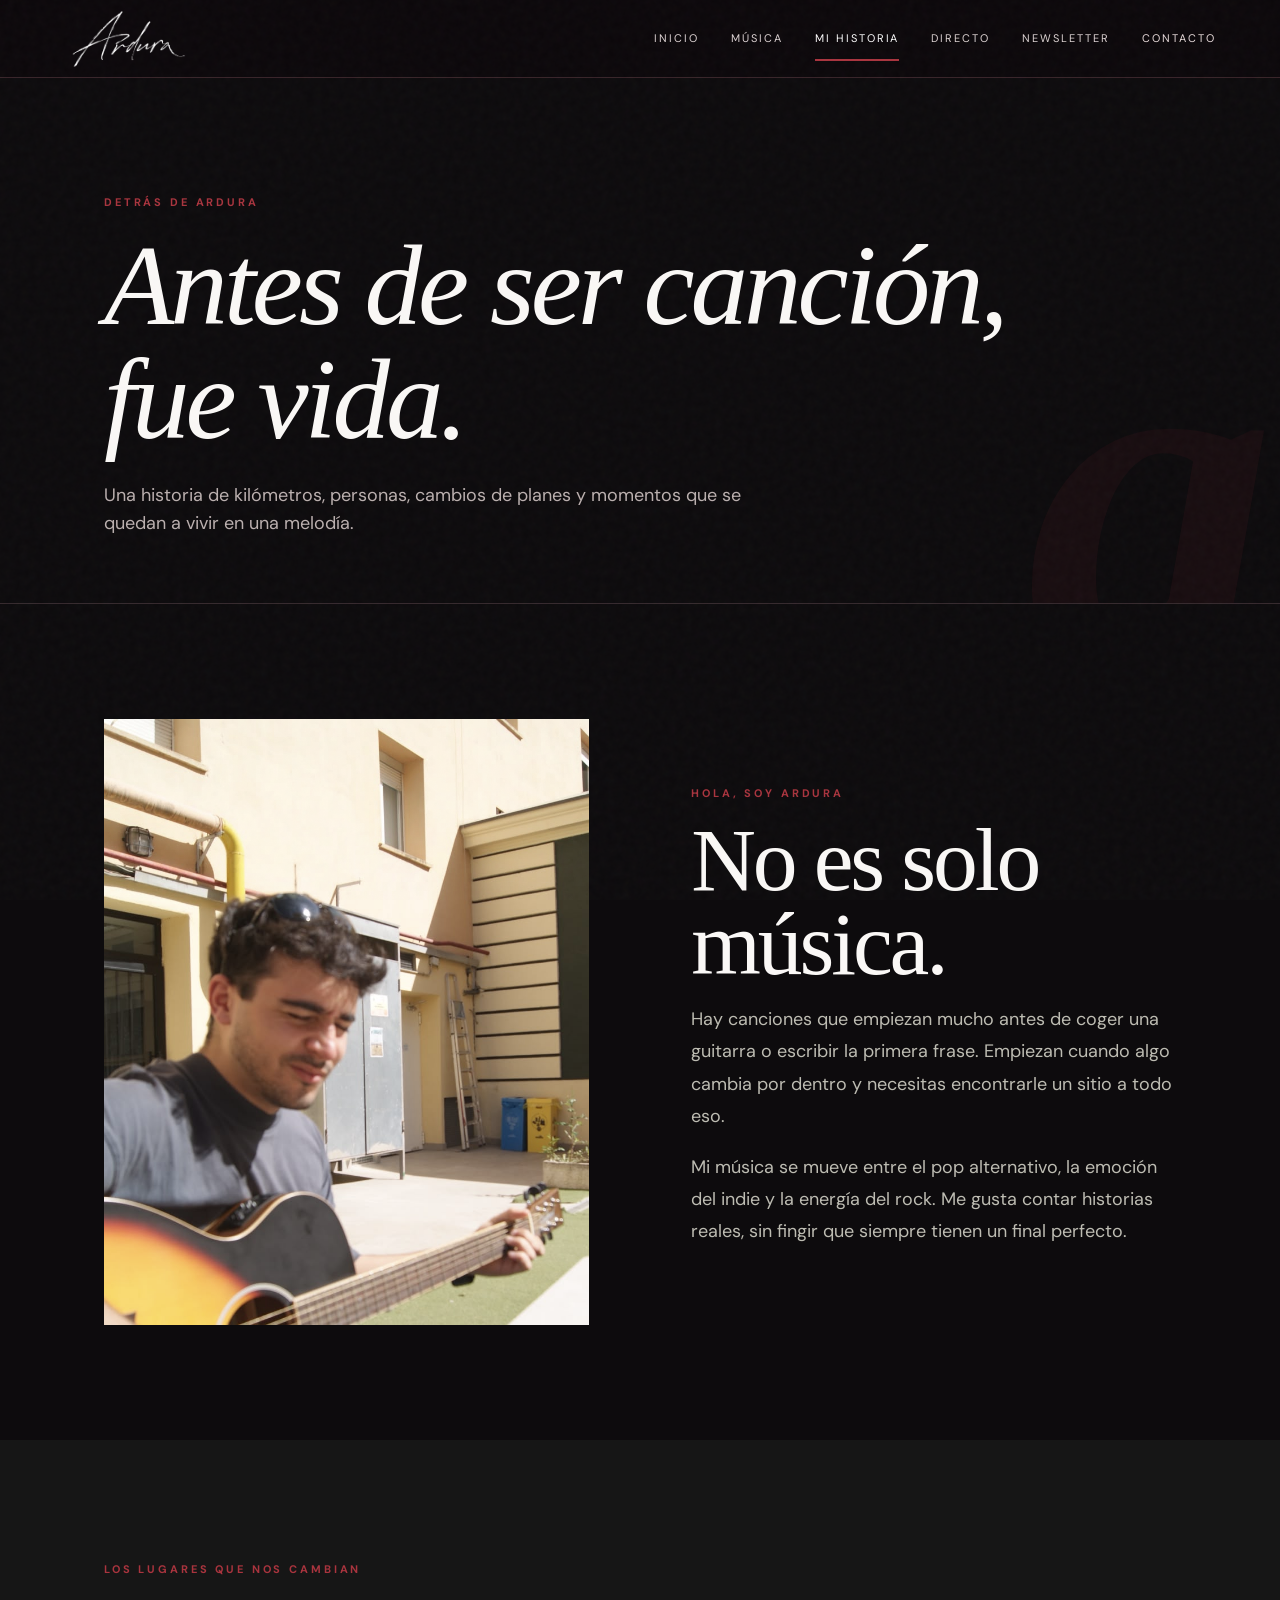
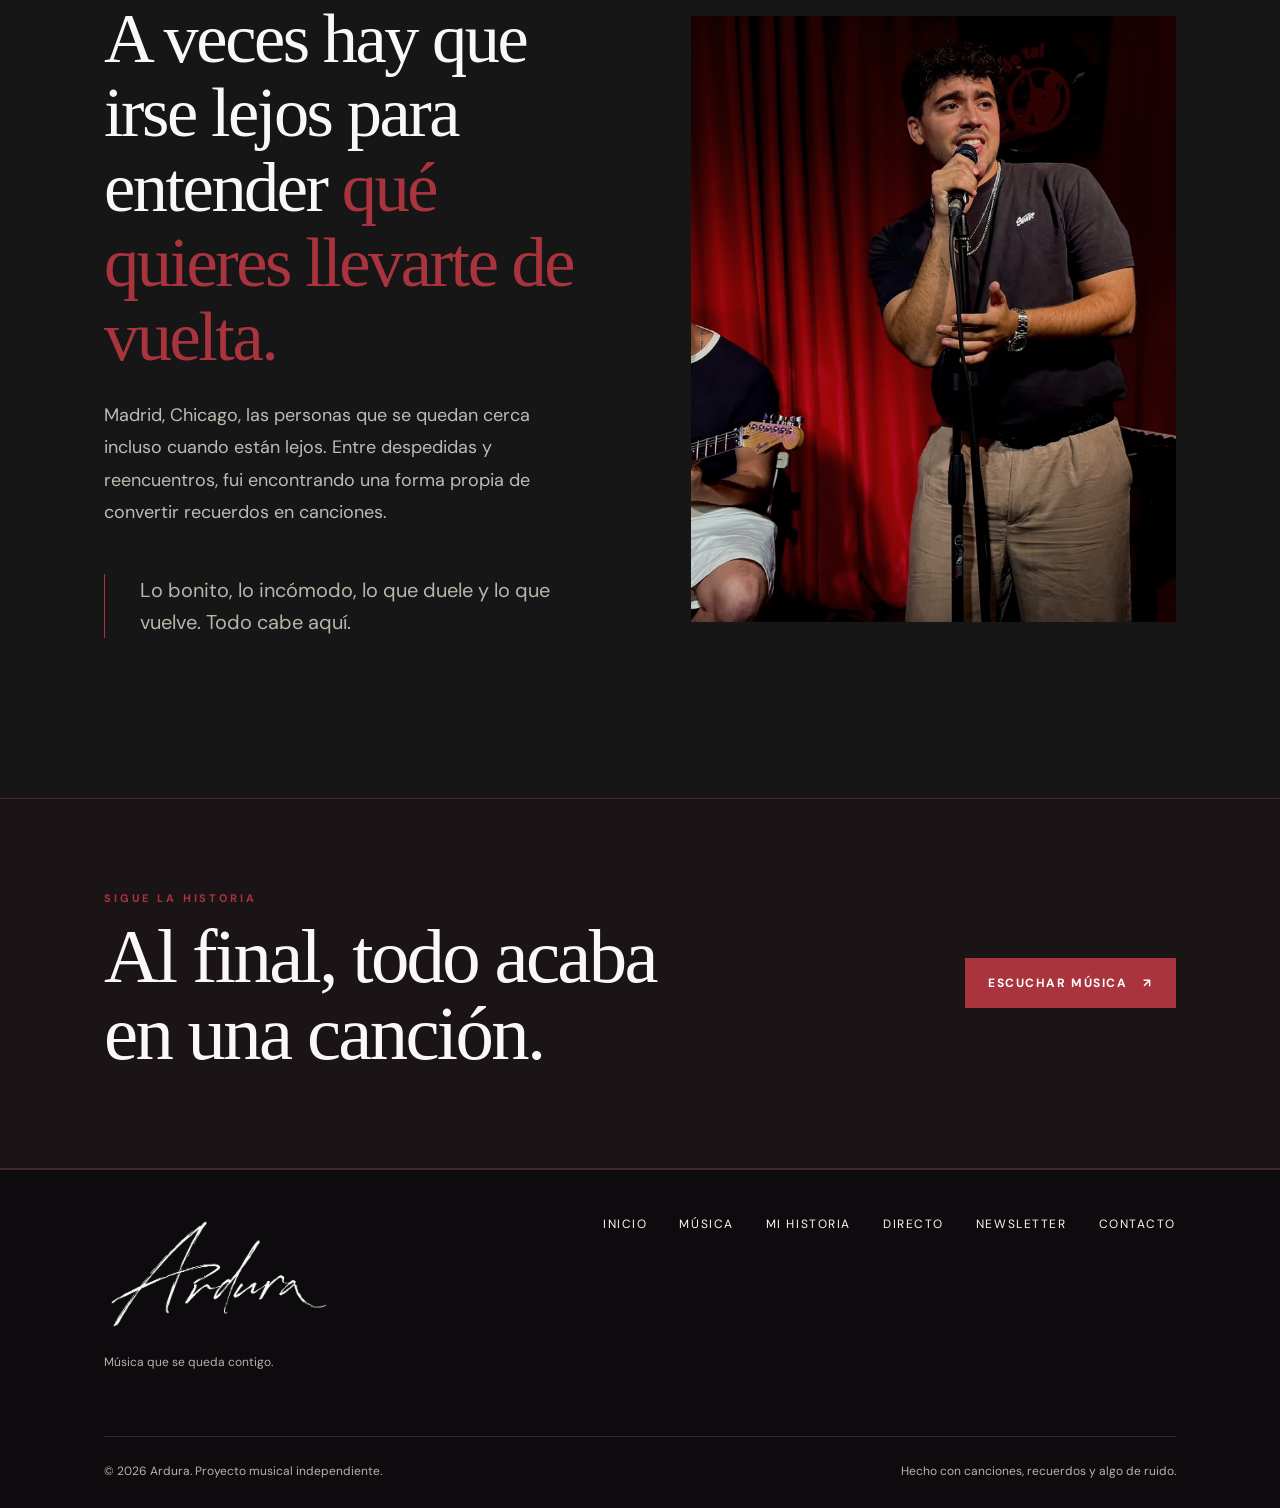
<file: historia.html>
<!doctype html>
<html lang="es">
 <head>
  <meta charset="utf-8"/>
  <meta content="width=device-width,initial-scale=1" name="viewport"/>
  <meta content="#101010" name="theme-color"/>
  <meta content="Conoce a Ardura, artista independiente de pop alternativo: canciones sobre crecer, irse, volver y aprender a cambiar el guion." name="description"/>
  <title>
   Mi historia — Ardura
  </title>
  <link href="assets/css/style.css" rel="stylesheet"/>
  <link href="assets/css/custom.css" rel="stylesheet"/>
  <link href="assets/img/favicon.svg" rel="icon" type="image/svg+xml"/>
 </head>
 <body data-page="about">
  <a class="skip" href="#contenido">
   Saltar al contenido
  </a>
  <header class="site-header" id="site-header">
  </header>
  <main id="contenido">
   <section class="page-head">
    <div class="container">
     <span class="eyebrow">
      Detrás de Ardura
     </span>
     <h1>
      Antes de ser canción,
      <br/>
      fue vida.
     </h1>
     <p class="lead">
      Una historia de kilómetros, personas, cambios de planes y momentos que se quedan a vivir en una melodía.
     </p>
    </div>
   </section>
   <section class="section">
    <div class="container split">
     <div class="photo-frame reveal">
      <img alt="Ardura en un momento cotidiano" onerror="this.remove()" src="assets/img/Historia.jpeg"/>
      <small>
       Tu fotografía aquí
       <br/>
       assets/img/historia.jpg
      </small>
     </div>
     <div class="reveal">
      <span class="eyebrow">
       Hola, soy Ardura
      </span>
      <h2>
       No es solo
       <br/>
       música.
      </h2>
      <p class="body-copy">
       Hay canciones que empiezan mucho antes de coger una guitarra o escribir la primera frase. Empiezan cuando algo cambia por dentro y necesitas encontrarle un sitio a todo eso.
      </p>
      <p class="body-copy">
       Mi música se mueve entre el pop alternativo, la emoción del indie y la energía del rock. Me gusta contar historias reales, sin fingir que siempre tienen un final perfecto.
      </p>
     </div>
    </div>
   </section>
   <section class="section" style="background:#161616">
    <div class="container">
     <div class="split">
      <div class="reveal">
       <span class="eyebrow">
        Los lugares que nos cambian
       </span>
       <p class="statement">
        A veces hay que irse lejos para entender
        <em>
         qué quieres llevarte de vuelta.
        </em>
       </p>
       <p class="body-copy">
        Madrid, Chicago, las personas que se quedan cerca incluso cuando están lejos. Entre despedidas y reencuentros, fui encontrando una forma propia de convertir recuerdos en canciones.
       </p>
       <div class="story-lines">
        <p>
         Lo bonito, lo incómodo, lo que duele y lo que vuelve. Todo cabe aquí.
        </p>
       </div>
      </div>
      <div class="photo-frame reveal">
       <img alt="Ardura actuando o ensayando" onerror="this.remove()" src="assets/img/Escenario.jpeg"/>
       <small>
        Foto de ensayo o directo
        <br/>
        assets/img/escenario.jpg
       </small>
      </div>
     </div>
    </div>
   </section>
   <section class="callout">
    <div class="container callout-inner">
     <div>
      <span class="eyebrow">
       Sigue la historia
      </span>
      <h2>
       Al final, todo acaba
       <br/>
       en una canción.
      </h2>
     </div>
     <a class="btn btn-solid" href="musica.html">
      Escuchar música
      <span aria-hidden="true">
       ↗
      </span>
     </a>
    </div>
   </section>
  </main>
  <footer class="site-footer" id="site-footer">
  </footer>
  <script src="assets/js/config.js">
  </script>
  <script defer="" src="assets/js/main.js">
  </script>
 </body>
</html>
</file>
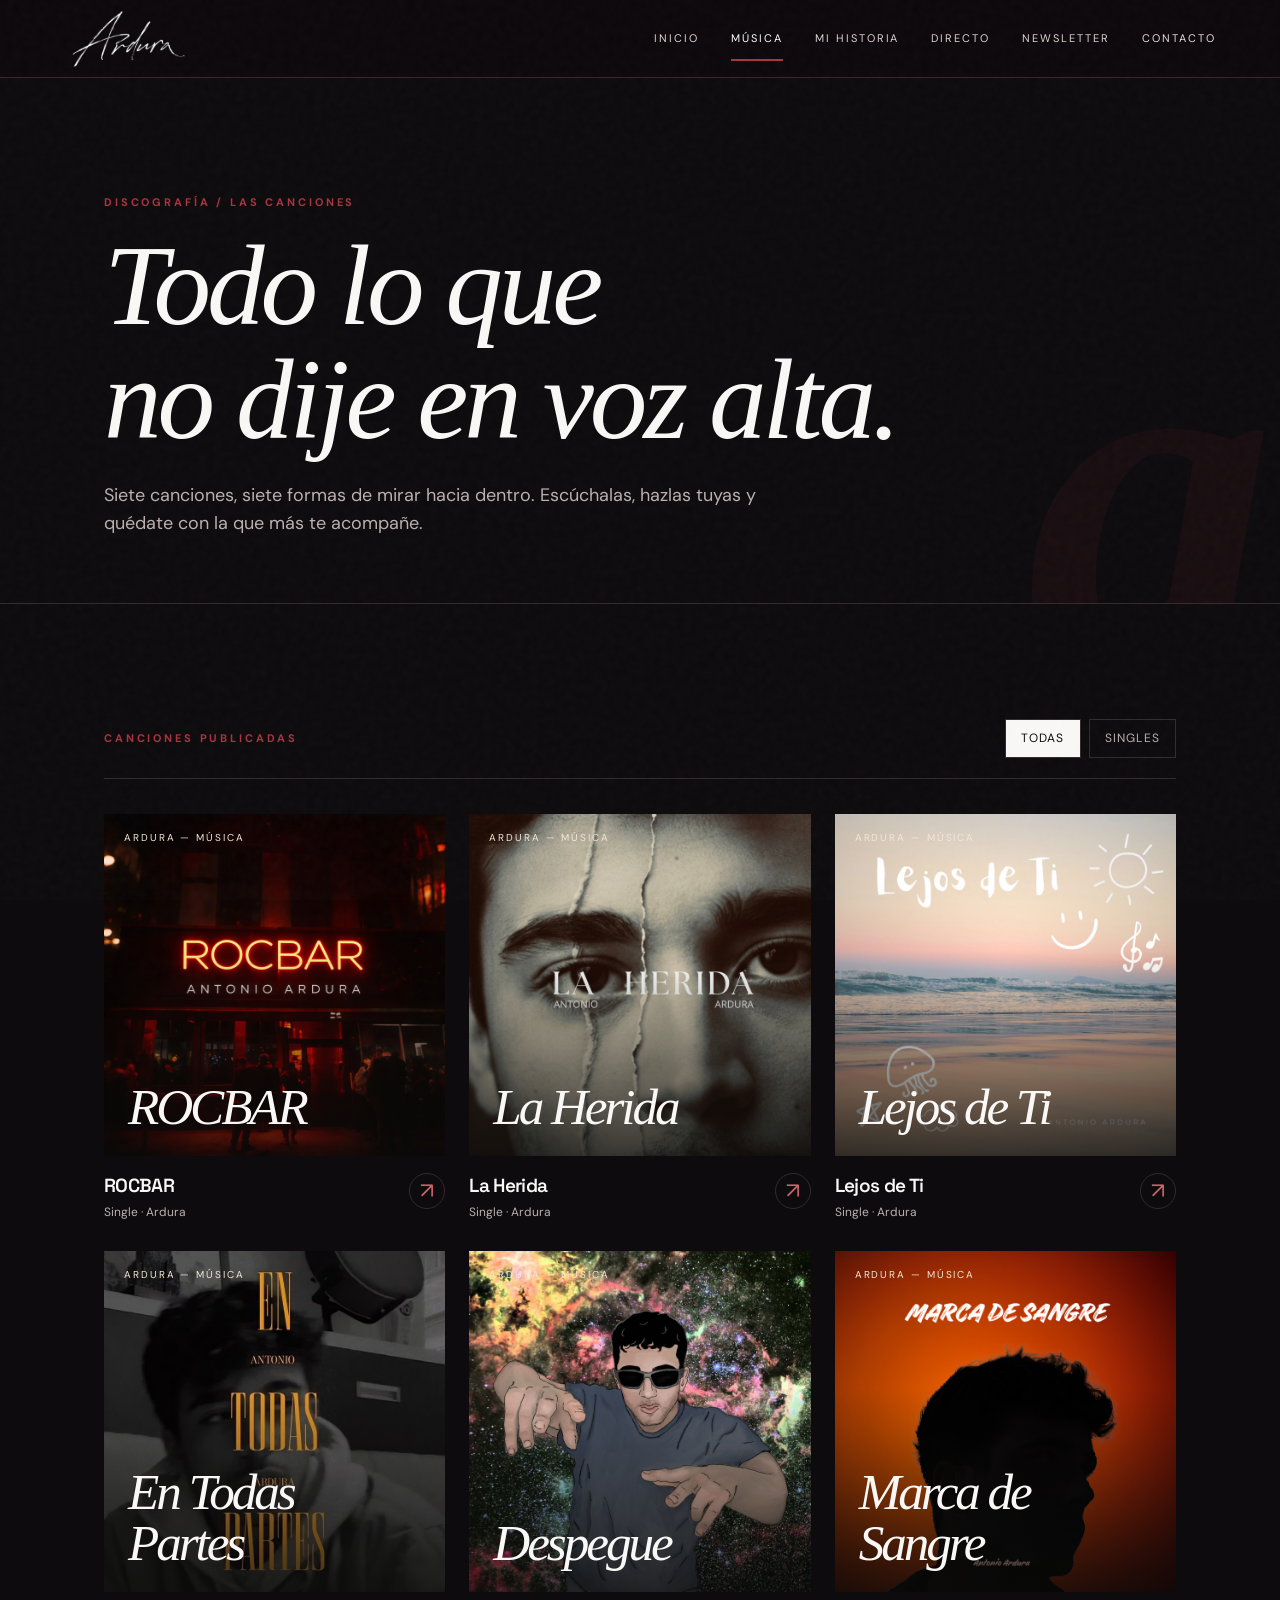
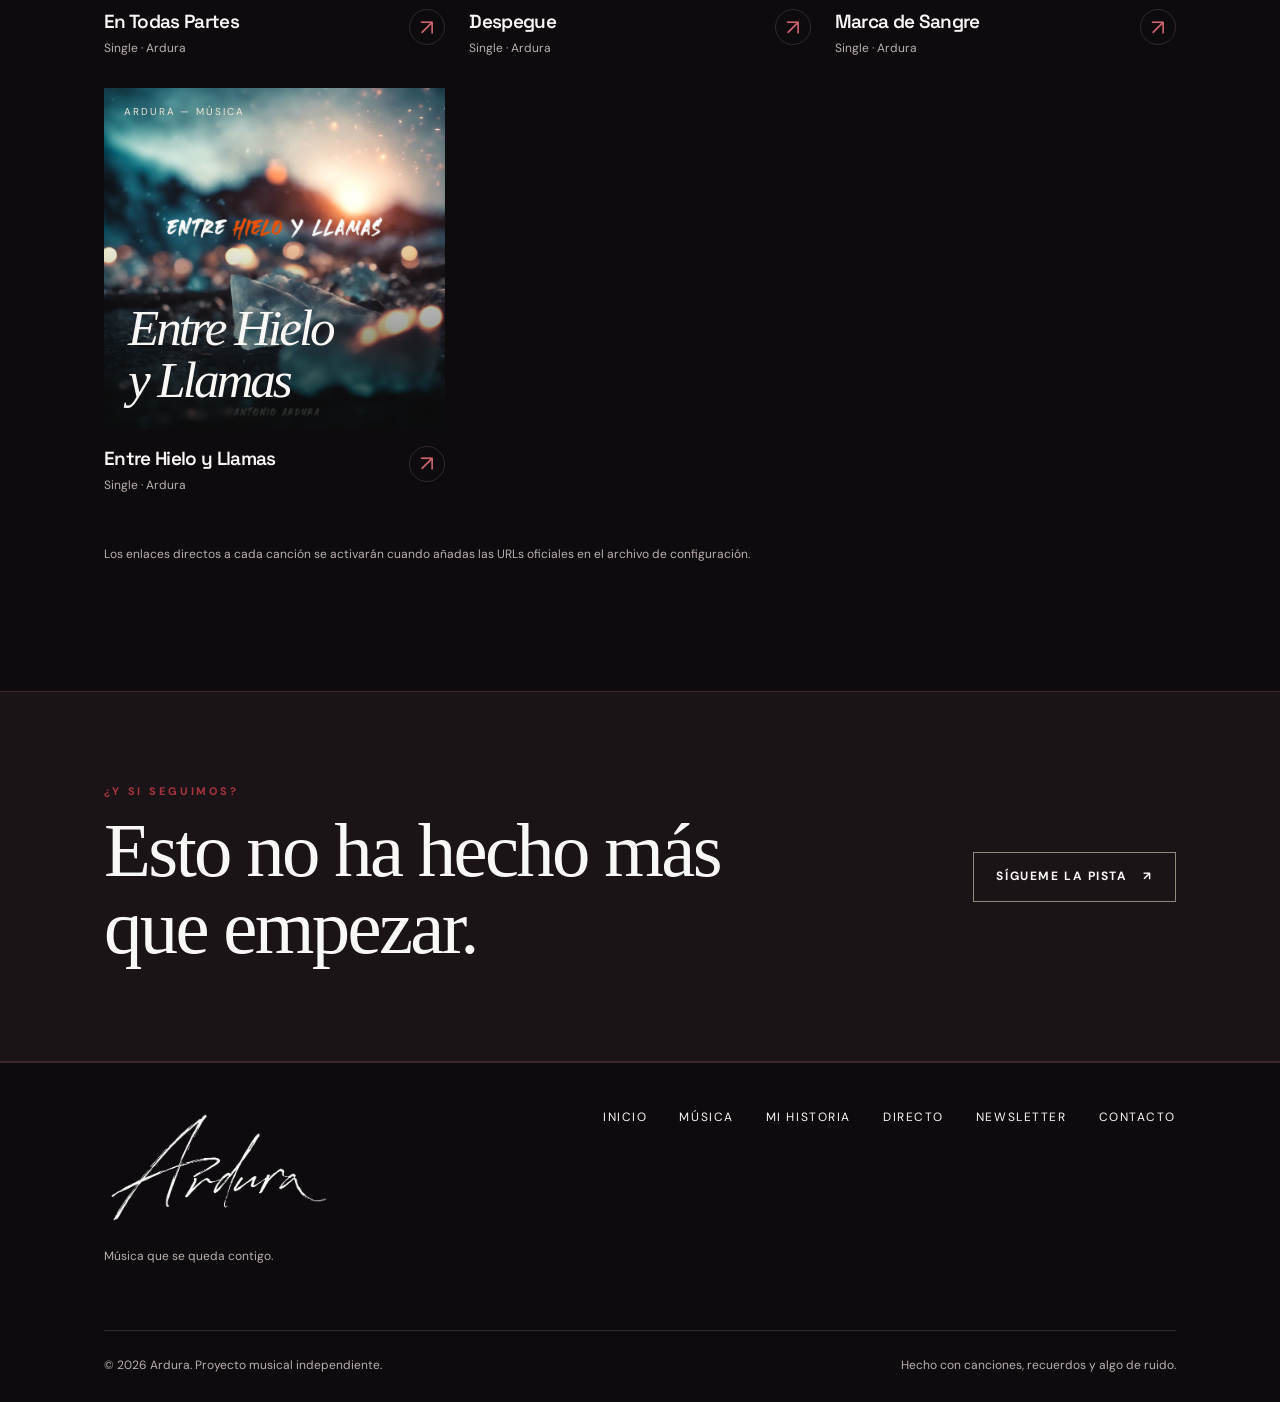
<file: musica.html>
<!doctype html>
<html lang="es">
 <head>
  <meta charset="utf-8"/>
  <meta content="width=device-width,initial-scale=1" name="viewport"/>
  <meta content="#101010" name="theme-color"/>
  <meta content="Escucha las canciones de Ardura:  Entre Hielo y Llamas, Marca de Sangre, Despegue, En Todas Partes, Lejos de Ti, La Herida y ROCBAR." name="description"/>
  <title>
   Música — Ardura
  </title>
  <link href="assets/css/style.css" rel="stylesheet"/>
  <link href="assets/css/custom.css" rel="stylesheet"/>
  <link href="assets/img/favicon.svg" rel="icon" type="image/svg+xml"/>
 </head>
 <body data-page="music">
  <a class="skip" href="#contenido">
   Saltar al contenido
  </a>
  <header class="site-header" id="site-header">
  </header>
  <main id="contenido">
   <section class="page-head">
    <div class="container">
     <span class="eyebrow">
      Discografía / Las canciones
     </span>
     <h1>
      Todo lo que
      <br/>
      no dije en voz alta.
     </h1>
     <p class="lead">
      Siete canciones, siete formas de mirar hacia dentro. Escúchalas, hazlas tuyas y quédate con la que más te acompañe.
     </p>
    </div>
   </section>
   <section class="section">
    <div class="container">
     <div class="music-toolbar">
      <span class="eyebrow">
       Canciones publicadas
      </span>
      <div aria-label="Filtrar canciones" class="filter-list">
       <button class="filter-btn active" data-filter="all" type="button">
        Todas
       </button>
       <button class="filter-btn" data-filter="single" type="button">
        Singles
       </button>
      </div>
     </div>
     <div class="cards" id="all-songs">
     </div>
     <p class="quiet-label" style="margin-top:45px">
      Los enlaces directos a cada canción se activarán cuando añadas las URLs oficiales en el archivo de configuración.
     </p>
    </div>
   </section>
   <section class="callout">
    <div class="container callout-inner">
     <div>
      <span class="eyebrow">
       ¿Y si seguimos?
      </span>
      <h2>
       Esto no ha hecho más
       <br/>
       que empezar.
      </h2>
     </div>
     <a class="btn btn-outline" href="contacto.html">
      Sígueme la pista
      <span aria-hidden="true">
       ↗
      </span>
     </a>
    </div>
   </section>
  </main>
  <footer class="site-footer" id="site-footer">
  </footer>
  <script src="assets/js/config.js">
  </script>
  <script defer="" src="assets/js/main.js">
  </script>
 </body>
</html>
</file>
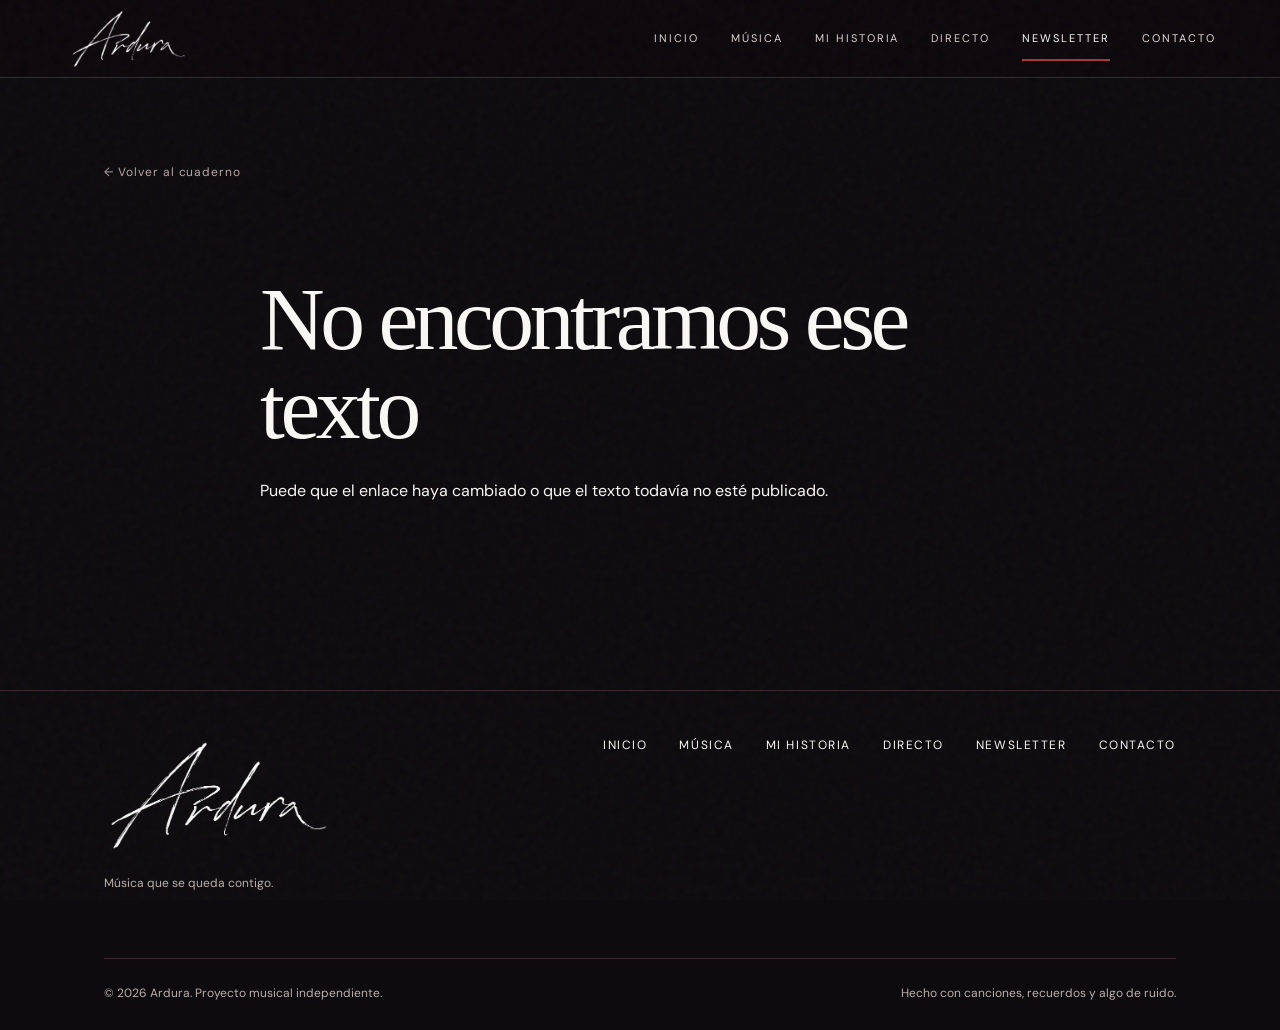
<file: texto.html>
<!doctype html><html lang="es"><head><meta charset="utf-8"><meta name="viewport" content="width=device-width,initial-scale=1"><meta name="theme-color" content="#101010"><link rel="stylesheet" href="assets/css/style.css"><link rel="stylesheet" href="assets/css/custom.css"><link rel="icon" type="image/svg+xml" href="assets/img/favicon.svg"><meta name="description" content="Un texto del cuaderno de Ardura."><title>Texto — Cuaderno de Ardura</title></head><body data-page="journal"><a class="skip" href="#contenido">Saltar al contenido</a><header class="site-header" id="site-header"></header><main id="contenido"><section class="section journal-article-wrap"><div class="container"><a class="journal-back" href="cuaderno.html">← Volver al cuaderno</a><article id="journal-article" class="journal-article"></article></div></section></main><footer class="site-footer" id="site-footer"></footer><script src="assets/js/config.js"></script><script defer src="assets/js/main.js"></script><script src="assets/js/entradas.js"></script><script defer src="assets/js/cuaderno.js"></script></body></html>
</file>
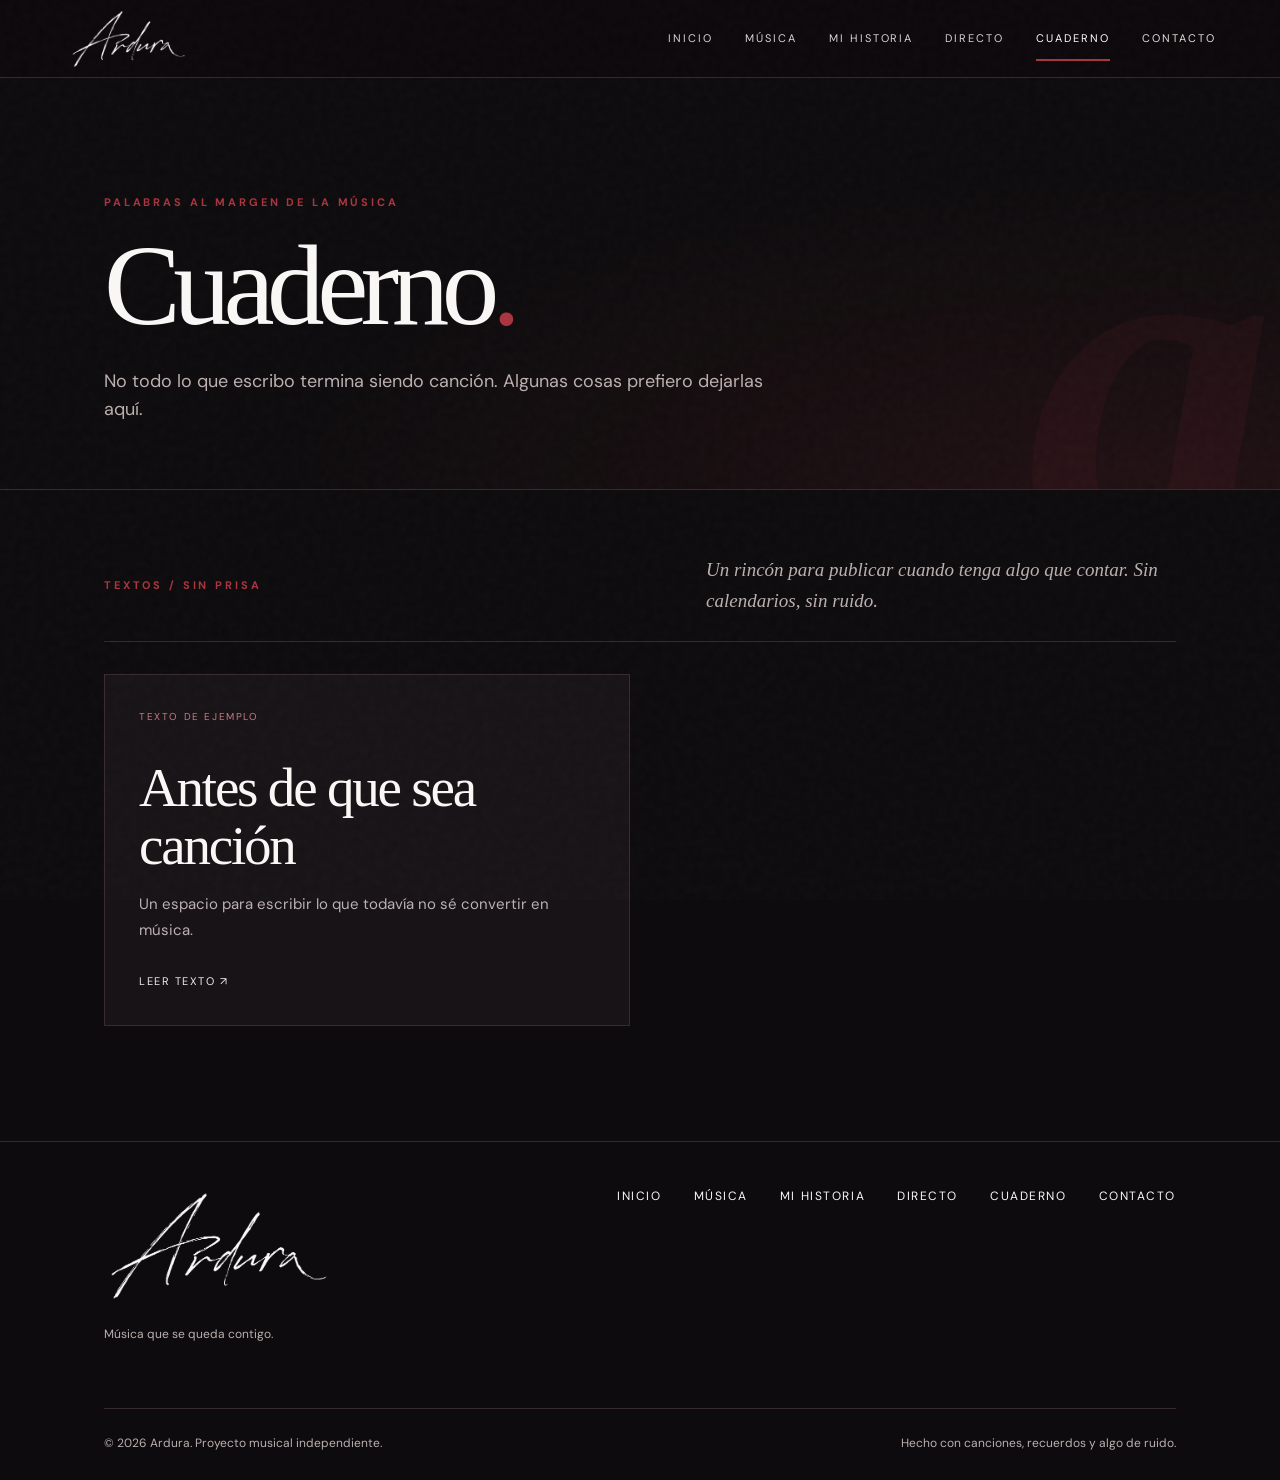
<file: ardura-web-editable/cuaderno.html>
<!doctype html><html lang="es"><head><meta charset="utf-8"><meta name="viewport" content="width=device-width,initial-scale=1"><meta name="theme-color" content="#101010"><link rel="stylesheet" href="assets/css/style.css"><link rel="stylesheet" href="assets/css/custom.css"><link rel="icon" type="image/svg+xml" href="assets/img/favicon.svg"><meta name="description" content="Cuaderno de Ardura: textos, pensamientos y pequeñas historias que no siempre se convierten en canciones."><title>Cuaderno — Ardura</title></head><body data-page="journal"><a class="skip" href="#contenido">Saltar al contenido</a><header class="site-header" id="site-header"></header><main id="contenido"><section class="page-head journal-heading"><div class="container"><span class="eyebrow">Palabras al margen de la música</span><h1>Cuaderno<span class="journal-period">.</span></h1><p class="lead">No todo lo que escribo termina siendo canción. Algunas cosas prefiero dejarlas aquí.</p></div></section><section class="section journal-section"><div class="container"><div class="journal-intro"><span class="eyebrow">Textos / sin prisa</span><p>Un rincón para publicar cuando tenga algo que contar. Sin calendarios, sin ruido.</p></div><div class="journal-grid" id="journal-list" aria-live="polite"></div></div></section></main><footer class="site-footer" id="site-footer"></footer><script src="assets/js/config.js"></script><script defer src="assets/js/main.js"></script><script src="assets/js/entradas.js"></script><script defer src="assets/js/cuaderno.js"></script></body></html>
</file>
<file: assets/css/style.css>
@import url('https://fonts.googleapis.com/css2?family=DM+Sans:wght@400;500;600;700&family=Space+Grotesk:wght@400;500;600;700&display=swap');
:root{--ink:#ece7dd;--muted:#a7a39b;--bg:#131714;--panel:#1d231f;--line:#3c413a;--accent:#e0a178;--yellow:#ddce9c;--radius:4px;--content:1200px}*{box-sizing:border-box}html{scroll-behavior:smooth}body{margin:0;background:var(--bg);color:var(--ink);font-family:'DM Sans',Arial,sans-serif;font-size:16px;line-height:1.6}body:before{content:"";position:fixed;inset:0;pointer-events:none;z-index:90;opacity:.12;background-image:url("data:image/svg+xml,%3Csvg viewBox='0 0 180 180' xmlns='http://www.w3.org/2000/svg'%3E%3Cfilter id='n'%3E%3CfeTurbulence type='fractalNoise' baseFrequency='.65' numOctaves='3' stitchTiles='stitch'/%3E%3C/filter%3E%3Crect width='100%25' height='100%25' filter='url(%23n)' opacity='.25'/%3E%3C/svg%3E")}a{color:inherit;text-decoration:none}button,input,textarea{font:inherit}button{cursor:pointer}img{display:block;max-width:100%}::selection{background:var(--accent);color:var(--bg)}.skip{position:absolute;top:-80px;background:#fff;color:#000;padding:8px 16px;z-index:200}.skip:focus{top:5px}.container{max-width:var(--content);margin:0 auto;padding:0 5vw}.site-header{height:85px;position:relative;z-index:60;border-bottom:1px solid var(--line);background:rgba(19,23,20,.96)}.header-inner{height:100%;display:flex;align-items:center;justify-content:space-between;gap:20px}.brand{font:700 36px/.9 'Space Grotesk',sans-serif;letter-spacing:-.095em}.brand .dot{color:var(--accent)}.nav-links{display:flex;gap:32px;align-items:center}.nav-links a{font-size:12px;text-transform:uppercase;letter-spacing:.17em;color:var(--muted);transition:color .2s}.nav-links a:hover,.nav-links a[aria-current=page]{color:var(--ink)}.nav-links .nav-cta{padding:12px 17px;border:1px solid var(--accent);color:var(--accent)}.menu-btn{display:none;background:transparent;border:1px solid var(--line);color:var(--ink);padding:9px 12px}.menu-btn span{display:block;width:20px;height:1px;background:var(--ink);margin:5px}.eyebrow{font-size:11px;letter-spacing:.26em;text-transform:uppercase;color:var(--accent);font-weight:700}.hero{position:relative;min-height:660px;display:flex;align-items:center;overflow:hidden;border-bottom:1px solid var(--line)}.hero-art{position:absolute;inset:0;overflow:hidden;background:radial-gradient(ellipse at 68% 32%,rgba(195,114,78,.28),transparent 35%),radial-gradient(ellipse at 85% 60%,rgba(119,125,98,.25),transparent 40%),linear-gradient(110deg,#131714 25%,#32362b 95%)}.hero-art:after{content:"";position:absolute;inset:0;background:linear-gradient(90deg,#131714 5%,rgba(19,23,20,.84) 41%,rgba(19,23,20,.1) 100%)}.hero-photo{position:absolute;inset:0;background:center 34%/cover no-repeat url('../img/hero.jpg');opacity:0;transition:opacity .3s}.has-hero-photo .hero-photo{opacity:.7}.hero-shape{position:absolute;width:min(43vw,530px);aspect-ratio:4/5;right:8%;top:8%;border:1px solid rgba(223,198,161,.25);border-radius:48% 48% 4% 4%;transform:rotate(8deg);background:linear-gradient(145deg,rgba(205,153,112,.25),transparent 70%);filter:blur(.2px)}.hero-shape:before{content:"";position:absolute;inset:8%;border:1px solid rgba(223,198,161,.25);border-radius:inherit}.hero-inner{position:relative;z-index:2;padding-top:110px;padding-bottom:120px;width:100%}.hero h1{font:500 clamp(70px,12vw,180px)/.86 'Space Grotesk',sans-serif;letter-spacing:-.11em;margin:20px 0 30px;max-width:900px}.hero h1 em{font-weight:400;font-style:normal;color:var(--accent)}.hero-sub{font-size:clamp(16px,2vw,21px);max-width:520px;color:#d1cec5;line-height:1.55}.action-row{display:flex;gap:13px;flex-wrap:wrap;margin-top:35px}.btn{display:inline-flex;align-items:center;justify-content:center;gap:16px;min-height:50px;padding:13px 22px;border:1px solid var(--accent);font-size:12px;letter-spacing:.13em;text-transform:uppercase;font-weight:700;transition:transform .2s,background .2s,color .2s}.btn:hover{transform:translateY(-3px)}.btn-solid{background:var(--accent);color:#171914}.btn-outline{background:transparent;color:var(--ink);border-color:#888b7e}.btn-text{border:0;border-bottom:1px solid var(--accent);padding:6px 0;min-height:auto;color:var(--accent)}.side-note{position:absolute;bottom:24px;right:5vw;z-index:3;font-size:10px;letter-spacing:.22em;text-transform:uppercase;color:#c7c4b8;writing-mode:vertical-rl}.ticker{padding:16px 0;background:var(--accent);color:#22241d;overflow:hidden;border-bottom:1px solid var(--line)}.ticker-line{white-space:nowrap;text-align:center;font:700 12px 'Space Grotesk',sans-serif;letter-spacing:.2em;text-transform:uppercase}.ticker-line span{padding:0 20px}.section{padding:115px 0}.section-tight{padding:80px 0}.section-head{display:flex;align-items:end;justify-content:space-between;gap:25px;margin-bottom:46px}.section h2,.page-head h1{font:500 clamp(42px,6.2vw,83px)/.99 'Space Grotesk',sans-serif;letter-spacing:-.075em;margin:14px 0 0}.section-head p{max-width:370px;color:var(--muted);font-size:15px}.cards{display:grid;grid-template-columns:repeat(3,minmax(0,1fr));gap:24px}.music-card{min-width:0}.cover{position:relative;aspect-ratio:1/1;overflow:hidden;background:#49453b;display:flex;align-items:flex-end;padding:24px;isolation:isolate}.cover:before{content:"";position:absolute;inset:-15%;z-index:-2;background:radial-gradient(circle at 30% 20%,var(--cover-c1),transparent 43%),radial-gradient(circle at 80% 70%,var(--cover-c2),transparent 50%),var(--cover-bg);transform:rotate(-13deg);transition:transform .8s}.music-card:hover .cover:before{transform:rotate(0deg) scale(1.12)}.cover:after{content:"";position:absolute;inset:0;z-index:-1;background:linear-gradient(0deg,rgba(10,10,9,.75),transparent 60%)}.cover img{position:absolute;inset:0;width:100%;height:100%;object-fit:cover;z-index:-1}.cover-title{font:600 clamp(27px,3vw,43px)/.95 'Space Grotesk',sans-serif;letter-spacing:-.06em;max-width:95%;text-wrap:balance}.cover-watermark{position:absolute;top:16px;left:20px;font-size:10px;letter-spacing:.19em;text-transform:uppercase;color:#f3e8d5}.card-info{padding:17px 0 0;display:flex;align-items:flex-start;justify-content:space-between;gap:12px}.card-info h3{margin:0;font:600 19px 'Space Grotesk',sans-serif;letter-spacing:-.035em}.card-info p{font-size:12px;color:var(--muted);margin:5px 0}.arrow-link{width:36px;height:36px;display:inline-flex;align-items:center;justify-content:center;border:1px solid var(--line);border-radius:50%;color:var(--accent);font-size:22px}.arrow-link:hover{background:var(--accent);color:var(--bg)}.quiet-label{color:var(--muted);font-size:12px}.split{display:grid;grid-template-columns:1fr 1fr;gap:8vw;align-items:center}.photo-frame{aspect-ratio:4/5;position:relative;background:linear-gradient(150deg,#6d6156,#343b37 55%,#1c2726);overflow:hidden;display:flex;align-items:center;justify-content:center;color:#d5ccbe}.photo-frame:before{content:"";position:absolute;inset:8%;border:1px solid rgba(255,255,255,.25)}.photo-frame img{width:100%;height:100%;object-fit:cover;position:absolute;inset:0}.photo-frame small{max-width:210px;text-align:center;letter-spacing:.14em;text-transform:uppercase;line-height:2;z-index:1}.photo-frame:has(img) small{display:none}.body-copy{font-size:18px;line-height:1.8;color:#bdbcb2}.statement{font:500 clamp(30px,4vw,56px)/1.17 'Space Grotesk',sans-serif;letter-spacing:-.055em;margin:20px 0 25px}.statement em{color:var(--accent);font-style:normal}.callout{background:#242c26;border-top:1px solid #55574a;border-bottom:1px solid #55574a;padding:85px 0}.callout-inner{display:flex;justify-content:space-between;gap:50px;align-items:center}.callout h2{font:500 clamp(32px,5vw,68px)/1 'Space Grotesk',sans-serif;letter-spacing:-.065em;margin:10px 0}.site-footer{border-top:1px solid var(--line);padding:45px 0 27px}.footer-top{display:flex;justify-content:space-between;align-items:start;gap:40px;padding-bottom:52px}.footer-top .brand{font-size:65px}.footer-links{display:flex;gap:32px;flex-wrap:wrap;font-size:12px;text-transform:uppercase;letter-spacing:.13em}.footer-links a:hover{color:var(--accent)}.footer-bottom{border-top:1px solid var(--line);padding-top:25px;display:flex;justify-content:space-between;gap:15px;color:var(--muted);font-size:12px}.page-head{padding:110px 0 65px;border-bottom:1px solid var(--line);position:relative;overflow:hidden}.page-head:after{content:'a';position:absolute;right:5vw;bottom:-180px;font:600 500px 'Space Grotesk',sans-serif;letter-spacing:-.12em;color:rgba(224,161,120,.035);pointer-events:none}.page-head .lead{font-size:18px;color:var(--muted);max-width:670px;margin:25px 0 0}.music-toolbar{display:flex;justify-content:space-between;align-items:center;gap:20px;margin-bottom:35px;border-bottom:1px solid var(--line);padding-bottom:20px}.filter-list{display:flex;flex-wrap:wrap;gap:8px}.filter-btn{padding:9px 15px;border:1px solid var(--line);background:transparent;color:var(--muted);font-size:12px;text-transform:uppercase;letter-spacing:.1em}.filter-btn.active,.filter-btn:hover{background:var(--ink);color:var(--bg)}.story-lines{border-left:1px solid var(--accent);padding-left:35px;margin:45px 0}.story-lines p{font-size:20px;color:#b8b5a9}.event-empty{padding:60px 30px;text-align:center;border:1px solid var(--line);background:linear-gradient(130deg,#1a211d,#222820)}.event-empty .huge{font:500 clamp(32px,5vw,70px)/1 'Space Grotesk';letter-spacing:-.06em}.event-empty p{max-width:480px;margin:20px auto 28px;color:var(--muted)}.contact-grid{display:grid;grid-template-columns:1fr 1fr;gap:10vw}.contact-grid h2{font:500 44px/1.1 'Space Grotesk';letter-spacing:-.06em}.contact-list{display:grid;gap:15px;margin-top:35px}.contact-item{border-top:1px solid var(--line);padding:14px 0;display:flex;align-items:center;justify-content:space-between;gap:25px}.contact-item span{color:var(--muted);font-size:13px}.notice{border-left:2px solid var(--accent);padding:14px 20px;background:var(--panel);font-size:13px;color:#d0cabd}.social-grid{display:flex;flex-wrap:wrap;gap:12px}.social-grid a{border:1px solid var(--line);padding:12px 16px;font-size:13px}.social-grid a:hover{border-color:var(--accent);color:var(--accent)}.placeholder{color:var(--muted);font-size:13px}.reveal{opacity:0;transform:translateY(22px);transition:opacity .7s,transform .7s}.reveal.visible{opacity:1;transform:none}:focus-visible{outline:2px solid var(--accent);outline-offset:4px}@media(max-width:850px){.site-header{height:70px}.brand{font-size:31px}.menu-btn{display:block}.nav-links{display:none;position:absolute;top:70px;left:0;right:0;background:#181d19;border-bottom:1px solid var(--line);padding:25px 5vw;flex-direction:column;align-items:stretch;gap:20px}.nav-links.open{display:flex}.hero{min-height:620px}.hero-shape{right:-12%;width:80vw;opacity:.55}.hero-art:after{background:linear-gradient(90deg,#131714 0%,rgba(19,23,20,.68) 100%)}.cards{grid-template-columns:repeat(2,minmax(0,1fr))}.split{grid-template-columns:1fr;gap:45px}.split .photo-frame{max-width:620px}.callout-inner{align-items:start;flex-direction:column}.section{padding:85px 0}}@media(max-width:560px){.container{padding:0 22px}.hero h1{font-size:clamp(66px,17vw,100px)}.hero-inner{padding-top:95px;padding-bottom:100px}.hero-sub{font-size:17px}.side-note{display:none}.cards{grid-template-columns:1fr;gap:35px}.section-head{align-items:start;flex-direction:column}.section h2,.page-head h1{font-size:50px}.page-head{padding:80px 0 50px}.contact-grid{grid-template-columns:1fr}.footer-top,.footer-bottom{flex-direction:column}.footer-top .brand{font-size:55px}.music-toolbar{align-items:start;flex-direction:column}.cover-title{font-size:44px}.callout{padding:60px 0}}
.music-card[hidden]{display:none!important}


/* ARDURA / V3 — Opción B: firma emocional, tacto analógico */
@import url('https://fonts.googleapis.com/css2?family=DM+Sans:wght@400;500;600;700&family=Cormorant+Garamond:ital,wght@0,400;0,500;1,400;1,500;1,600&display=swap');
:root{--bg:#171712;--panel:#22231c;--ink:#f1e9dc;--muted:#bbb2a3;--line:#544b42;--accent:#dcaa91;--yellow:#e6d8b0}
.site-header{height:90px;background:rgba(23,23,18,.96);border-color:rgba(241,233,220,.16)}
.header-inner{gap:30px}
.brand{display:inline-block;position:relative;font:italic 500 48px/.95 'Cormorant Garamond',Georgia,serif;letter-spacing:-.065em;text-transform:lowercase;white-space:nowrap;transform:rotate(-3deg);transition:transform .25s, color .25s}
.brand:hover{color:var(--accent);transform:rotate(0deg)}
.brand:after{content:'';position:absolute;left:10%;right:3%;bottom:-7px;height:1px;background:var(--accent);transform:rotate(-3deg);opacity:.85}
.nav-links a{font-size:11px;letter-spacing:.13em;color:#d2c9bb}
.nav-links .nav-cta{border:0;padding:0;color:#d2c9bb}
.nav-links a:hover,.nav-links a[aria-current=page]{color:#fff1e1}
.hero{min-height:710px}
.hero-art{background:radial-gradient(ellipse at 75% 45%,rgba(185,109,84,.28),transparent 36%),linear-gradient(115deg,#171712 18%,#51443b 96%)}
.hero-art:after{background:linear-gradient(90deg,#171712 8%,rgba(23,23,18,.82) 42%,rgba(23,23,18,.17) 100%)}
.hero-shape{width:min(33vw,460px);aspect-ratio:3/4;right:11%;top:11%;border:10px solid rgba(216,194,163,.24);border-radius:47% 47% 2px 2px;transform:rotate(7deg);background:radial-gradient(ellipse at 40% 30%,rgba(230,164,129,.3),transparent 70%)}
.hero-shape:before{inset:14px;border:1px solid rgba(230,208,177,.35)}
.hero-inner{padding-top:120px;padding-bottom:130px}
.hero .eyebrow{letter-spacing:.17em;font-weight:500;color:#e6c4ad}
.hero h1{position:relative;width:max-content;max-width:100%;font:italic 500 clamp(100px,16vw,228px)/.9 'Cormorant Garamond',Georgia,serif;letter-spacing:-.095em;margin:8px 0 30px;transform:rotate(-4deg);text-shadow:0 4px 16px rgba(0,0,0,.15)}
.hero h1:after{content:'';position:absolute;bottom:0;left:14%;width:83%;height:11px;border-bottom:2px solid rgba(230,180,155,.9);border-radius:50%;transform:rotate(-3deg)}
.hero-sub{max-width:490px;color:#e4d7c7;font-size:19px}
.hero .btn-solid{background:#d8a88d;color:#211a18}
.ticker{background:#ba8b74;color:#251d1b}
.section h2,.page-head h1,.statement,.callout h2{font-family:'Cormorant Garamond',Georgia,serif;letter-spacing:-.035em;font-weight:400}
.section h2{font-size:clamp(56px,7vw,100px);line-height:.93}
.page-head h1{font-size:clamp(66px,9vw,122px);font-style:italic}
.statement{font-size:clamp(40px,5.5vw,74px);line-height:1.06}
.statement em{color:var(--accent)}
.cover-title{font-family:'Cormorant Garamond',Georgia,serif;font-weight:500;font-style:italic;font-size:clamp(34px,4vw,56px);line-height:1}
.callout{background:#342b27}
.callout h2{font-size:clamp(47px,6vw,82px)}
.footer-top .brand{font-size:80px}
.page-head:after{font-family:'Cormorant Garamond',Georgia,serif;font-style:italic}
@media(max-width:850px){.site-header{height:76px}.brand{font-size:43px}.nav-links{top:76px;background:#242019}.hero{min-height:620px}.hero-shape{width:60vw;right:-13%;opacity:.6}.hero h1{font-size:clamp(93px,18vw,154px)}}
@media(max-width:560px){.brand{font-size:40px}.hero h1{font-size:clamp(90px,21vw,125px)}.hero-sub{font-size:17px}.hero-inner{padding-top:100px;padding-bottom:105px}.footer-top .brand{font-size:69px}.section h2{font-size:61px}}


/* VERSION B / ARDURA — negro, blanco y rojo vino */
:root {
  --bg:#101010; --panel:#1b1b1b; --ink:#faf8f6; --muted:#b9b6b4;
  --line:#373434; --accent:#a9343e; --yellow:#c4a1a3;
}
body {background:#101010;color:#faf8f6}
.site-header {background:rgba(16,16,16,.96);border-color:#373434}
.brand {text-transform:none;color:#faf8f6}
.brand:hover {color:#faf8f6}
.brand:after {background:#a9343e}
.nav-links a {color:#cac5c3}
.nav-links a:hover,.nav-links a[aria-current=page] {color:#fff}
.hero-art {background:radial-gradient(ellipse at 76% 43%,rgba(141,35,47,.27),transparent 39%),linear-gradient(115deg,#101010 15%,#302124 100%)}
.hero-art:after {background:linear-gradient(90deg,#101010 8%,rgba(16,16,16,.82) 42%,rgba(16,16,16,.20) 100%)}
.hero-shape {border-color:rgba(156,52,64,.26);background:radial-gradient(ellipse at 40% 30%,rgba(159,38,53,.30),transparent 70%)}
.hero-shape:before {border-color:rgba(174,74,85,.32)}
.hero .eyebrow {color:#c96a74}
.hero h1 {color:#fff;font-style:italic}
.hero h1:after {border-bottom-color:#a9343e}
.hero-sub {color:#e6e0df}
.hero .btn-solid,.btn-solid {background:#a9343e;color:#fff;border-color:#a9343e}
.hero .btn-solid:hover,.btn-solid:hover {background:#c04450}
.ticker {background:#922e38;color:#fff;border-color:#922e38}
.btn-text,.arrow-link {color:#ce656e}
.callout {background:#1b1516;border-color:#43282c}
.photo-frame {background:linear-gradient(150deg,#493b3e,#242123 55%,#171717)}
.event-empty {background:linear-gradient(130deg,#171515,#242021)}
.page-head:after {color:rgba(169,52,62,.07)}
.nav-links {background-color:transparent}
@media(max-width:850px){.nav-links {background:#1a1718}}

/* Identidad caligráfica tomada del fotograma final del vídeo de referencia proporcionado. */
.brand,.brand:hover{transform:none!important;color:#fff!important;text-decoration:none!important}
.brand:after{display:none!important}
.logo-image{display:block;width:154px;height:auto;max-height:68px;object-fit:contain;filter:none;transition:opacity .2s}
.logo-image:hover{opacity:.8}
.footer-top .logo-image{width:230px;max-height:none}
.hero h1.signature-title{margin:0 0 18px;transform:none!important;max-width:min(790px,100%);width:100%;line-height:1}
.hero h1.signature-title:after{display:none!important}
.hero h1.signature-title img{width:100%;height:auto;max-height:370px;object-fit:contain;object-position:left center;filter:drop-shadow(0 10px 15px rgba(0,0,0,.18))}
@media(max-width:850px){.logo-image{width:130px}.hero h1.signature-title{max-width:620px}}
@media(max-width:560px){.logo-image{width:112px}.footer-top .logo-image{width:200px}.hero h1.signature-title{max-width:100%;margin-bottom:25px}}
</file>
<file: assets/css/custom.css>
/* ================================================================
   ARDURA · PERSONALIZACIÓN DE LA WEB
   Este es el archivo principal para cambiar aspecto, portada y color.
   Puedes cambiar cualquier valor y guardar. Después recarga index.html.
   ================================================================ */

:root {
  --bg: #0d0b0d;            /* Fondo negro */
  --ink: #faf8f6;           /* Letras blancas */
  --muted: #bbb0af;         /* Textos secundarios */
  --accent: #a9343e;        /* Rojo vino apagado (cámbialo aquí) */
  --line: #35292d;
  --panel: #1a1518;
  --foto-brillo: 1;         /* Ajusta 0.65, 0.85, 1.0 o 1.2 */
  --foto-opacidad: 1;       /* Ajusta de 0 a 1 */
}

body { background:#0d0b0d; }
.site-header { height:78px; background:rgba(12,9,11,.96); border-bottom:1px solid #382429; }
.site-header .header-inner { max-width:1390px; }
.nav-links a { font-size:11px; letter-spacing:.18em; color:#ded4d4; }
.nav-links a[aria-current="page"] { color:#fff; position:relative; }
.nav-links a[aria-current="page"]:after {
  content:""; position:absolute; height:2px; left:0; right:0; bottom:-14px;
  background:var(--accent);
}
.nav-links .nav-cta { border-color:#69383f; color:#e9dcdc; }
.logo-image { width:130px; max-height:62px; }

/* FOTO DEL INICIO. Sustituye assets/img/hero.jpg para cambiarla.
   La foto de referencia original se conserva en assets/img/foto-original-concierto.jpg. */
.hero {
  min-height:720px;
  min-height:max(720px, calc(100svh - 78px));
  background:#0c080a;
  border-bottom:1px solid #352327;
}
.hero-art {
  background:#0c080a;
}
.hero-photo {
  background-image:url('../img/hero.jpg');
  background-position:center center;
  background-repeat:no-repeat;
  background-size:cover;
  opacity:var(--foto-opacidad);
  filter:brightness(var(--foto-brillo));
}
.has-hero-photo .hero-photo { opacity:var(--foto-opacidad); }
.hero-art:after {
  background:linear-gradient(90deg,rgba(7,5,6,.12) 0%,rgba(7,5,6,0) 49%,rgba(7,5,6,.12) 100%),
    linear-gradient(0deg, rgba(10,5,7,.65), transparent 17%, transparent 77%, rgba(10,5,7,.32));
}
.hero-inner {
  max-width:1390px;
  padding-top:75px;
  padding-bottom:120px;
}
.hero h1.signature-title {
  max-width:min(710px, 61vw);
  margin:0 0 -2px -15px;
}
.hero h1.signature-title img {
  width:100%;
  max-height:370px;
  filter:drop-shadow(0 8px 22px rgba(0,0,0,.36));
}
.signature-underline {
  width:min(365px,40vw);
  height:2px;
  background:var(--accent);
  transform:rotate(-2.3deg);
  margin:-18px 0 35px 170px;
  box-shadow:0 0 18px rgba(169,52,62,.26);
}
.hero-kicker {
  font-family:'DM Sans',Arial,sans-serif;
  letter-spacing:.29em;
  font-weight:600;
  font-size:11px;
  color:#fff5f4;
  text-transform:uppercase;
  margin:0 0 26px 24px;
}
.hero-kicker span { color:#d26a75; padding:0 7px; }
.hero-sub {
  font-family:Georgia, 'Times New Roman',serif;
  font-size:clamp(19px,2vw,27px);
  font-style:italic;
  letter-spacing:.03em;
  color:#fff;
  margin:0 0 0 26px;
  text-shadow:0 3px 15px rgba(0,0,0,.5);
}
.hero .action-row { margin:42px 0 0 24px; }
.hero .btn { min-height:46px; font-size:10px; }
.hero .btn-outline { border-color:#9c777a; background:rgba(0,0,0,.18); }
.side-note { color:#b7a5a5; }

/* Detalles del resto de la web */
.callout,.event-empty { background:#1b1416; }

/* Banner en movimiento */
.ticker {
  width: 100%;
  max-width: 100%;
  overflow: hidden;
  background: #851e29;
  color: #ffffff;
  padding: 15px 0;
}
.ticker-line {
  display: flex;
  width: max-content;
  animation: moverTicker 28s linear infinite;
  will-change: transform;
}
.ticker-group {
  display: flex;
  flex: 0 0 auto;
  align-items: center;
  justify-content: space-around;
  gap: 30px;
  padding-right: 30px;
  min-width: 100vw;
  box-sizing: border-box;
  white-space: nowrap;
}
.ticker-group span {
  flex-shrink: 0;
  font-size: 14px;
  font-weight: 600;
  letter-spacing: 2px;
}

.photo-frame { background:#1b1416; }
.photo-frame img { filter:saturate(.83); }

/* Móvil: mantenemos la foto detrás, pero damos más contraste al logo. */
@media (max-width:850px) {
  .site-header {height:72px;}
  .hero {min-height:790px; min-height:calc(100svh - 72px);}
  .hero-photo {background-position:67% center;}
  .hero-art:after {background:linear-gradient(0deg,rgba(5,4,5,.90) 4%,rgba(5,4,5,.64) 43%,rgba(5,4,5,.30) 92%);}
  .hero-inner {padding-top:180px;padding-bottom:95px;}
  .hero h1.signature-title {max-width:min(710px,90vw); margin-left:-9px;}
  .signature-underline {margin:-12px 0 32px 14vw;width:48vw;}
  .hero-kicker,.hero-sub,.hero .action-row {margin-left:8px;}
  .nav-links a[aria-current="page"]:after {display:none;}
}
@media (max-width:560px) {
  .hero { min-height:780px; }
  .hero-photo {
    background-image:url('../img/foto-original-concierto.jpg');
    background-position:52% 22%;
    background-size:cover;
    filter:brightness(.45) saturate(.8);
  }
  .hero-art:after { background:linear-gradient(0deg,rgba(5,4,5,.99),rgba(5,4,5,.72) 30%,rgba(5,4,5,.35) 80%,rgba(5,4,5,.30)); }
  .hero-inner {padding-top:330px;padding-bottom:70px;}
  .hero h1.signature-title {max-width:100%;margin-left:-6px;}
  .signature-underline {width:46vw;margin:-6px 0 20px 11vw;}
  .hero-kicker {font-size:9px;letter-spacing:.13em;margin-bottom:22px;}
  .hero-kicker span {padding:0 2px;}
  .hero-sub {font-size:21px;line-height:1.4;}
  .hero .action-row {margin-top:30px;gap:10px;}
  .hero .btn {width:100%;max-width:310px;}
  .side-note {display:none;}
}
@media (prefers-reduced-motion:reduce) {
  *,*::before,*::after {scroll-behavior:auto!important;transition-duration:0.01ms!important;animation-duration:0.01ms!important;}
}
/* Movimiento continuo */
@keyframes moverTicker {
  from {
    transform: translateX(0);
  }
  to {
    transform: translateX(-50%);
  }
}

/* Adaptación para móviles */
@media (max-width: 768px) {
  .ticker {
    padding: 12px 0;
  }

  .ticker-group {
    gap: 20px;
    padding-right: 20px;
  }

  .ticker-group span {
    font-size: 11px;
    letter-spacing: 1.5px;
  }
}

/* Accesibilidad */
@media (prefers-reduced-motion: reduce) {
  .ticker-line {
    animation: none;
  }
}


/* CUADERNO — sección de textos */
.journal-heading{background:radial-gradient(ellipse at 90% 100%,rgba(169,52,62,.12),transparent 54%),#0d0b0d}
.journal-heading h1{font-style:normal!important;font-family:Georgia,serif!important;letter-spacing:-.065em!important}
.journal-period{color:var(--accent)}
.journal-section{padding-top:65px}
.journal-intro{display:flex;justify-content:space-between;gap:35px;align-items:center;margin-bottom:32px;border-bottom:1px solid var(--line);padding-bottom:25px}
.journal-intro p{max-width:470px;color:var(--muted);font-family:Georgia,serif;font-style:italic;font-size:19px;margin:0}
.journal-grid{display:grid;grid-template-columns:repeat(2,minmax(0,1fr));gap:20px}
.journal-card{display:flex;flex-direction:column;min-height:285px;padding:34px;background:#171316;border:1px solid #382a30;transition:border-color .2s,transform .2s}
.journal-card:hover{border-color:var(--accent);transform:translateY(-4px)}
.journal-card-meta,.journal-article-meta{display:flex;gap:18px;align-items:center;flex-wrap:wrap;color:#c57b82;font-size:10px;letter-spacing:.16em;text-transform:uppercase}
.journal-card h2{font:normal clamp(35px,4.5vw,55px)/1.05 Georgia,serif;margin:34px 0 16px;letter-spacing:-.04em}
.journal-card p{color:#bcb0b4;font-size:15px;line-height:1.75;margin:0 0 30px}
.journal-read{margin-top:auto;color:#f3eae9;font-size:11px;letter-spacing:.14em;text-transform:uppercase}
.journal-empty{color:var(--muted)}
.journal-article-wrap{padding-top:80px;min-height:68vh}
.journal-back{display:inline-block;color:#b8a6a9;font-size:12px;letter-spacing:.08em;margin-bottom:70px}
.journal-back:hover{color:#fff}
.journal-article{max-width:760px;margin:0 auto}
.journal-article h1{font:normal clamp(48px,7vw,100px)/.99 Georgia,serif;letter-spacing:-.05em;margin:23px 0 25px}
.journal-standfirst{font:italic clamp(19px,2.4vw,26px)/1.5 Georgia,serif;color:#c7b9bb;border-bottom:1px solid var(--line);padding-bottom:45px}
.journal-body{padding:22px 0 50px}
.journal-body p{font:normal 19px/1.95 Georgia,serif;color:#e0d9d9;margin:0 0 28px}
.journal-teaser{background:#171316;border-top:1px solid #382a30}
.journal-teaser .container{display:flex;align-items:center;justify-content:space-between;gap:30px}
.journal-teaser h2{font:normal clamp(44px,5.5vw,76px)/1 Georgia,serif;letter-spacing:-.055em;margin:15px 0}
@media(max-width:700px){.journal-grid{grid-template-columns:1fr}.journal-intro,.journal-teaser .container{flex-direction:column;align-items:flex-start}.journal-card{min-height:260px}.journal-article-wrap{padding-top:50px}.journal-back{margin-bottom:48px}.journal-body p{font-size:17px}}


/* NEWSLETTER ARDURA */

.newsletter-signup {
  background: #101010;
  padding: 85px 20px;
  color: #fff;
  text-align: center;
}

.newsletter-signup-content {
  max-width: 650px;
  margin: 0 auto;
}

.newsletter-signup h2 {
  font-size: clamp(32px, 5vw, 52px);
  font-weight: 400;
  margin: 20px 0;
}

.newsletter-signup p {
  color: #c6bfc0;
  line-height: 1.7;
}


/* FORMULARIO NEWSLETTER ARDURA */

.newsletter-form {
  width: 100%;
  max-width: 650px;
  margin: 35px auto 0;
  overflow: hidden;
  background: #101010;
}

.newsletter-form iframe {
  display: block;
  width: 100%;
  height: 520px;
  min-height: 520px;
  border: none;
  background: #101010;
  overflow: hidden;
}


/* FORMULARIO NEWSLETTER ARDURA */

.newsletter-form {
  width: 100%;
  max-width: 650px;
  margin: 35px auto 0;
  overflow: hidden;
  background: #101010;
}

.newsletter-form iframe {
  display: block;
  width: 100%;
  height: 520px;
  min-height: 520px;
  border: none;
  background: #101010;
  overflow: hidden;
}

/* Adaptación móvil */
@media (max-width: 600px) {
  .newsletter-form {
    max-width: 100%;
    margin-top: 25px;
  }

  .newsletter-form iframe {
    height: 580px;
    min-height: 580px;
  }
}


@media (max-width: 600px) {
  .newsletter-signup {
    padding: 55px 16px;
  }

  .newsletter-form iframe {
    min-height: 380px;
  }
}
</file>
<file: ardura-web-editable/assets/css/style.css>
@import url('https://fonts.googleapis.com/css2?family=DM+Sans:wght@400;500;600;700&family=Space+Grotesk:wght@400;500;600;700&display=swap');
:root{--ink:#ece7dd;--muted:#a7a39b;--bg:#131714;--panel:#1d231f;--line:#3c413a;--accent:#e0a178;--yellow:#ddce9c;--radius:4px;--content:1200px}*{box-sizing:border-box}html{scroll-behavior:smooth}body{margin:0;background:var(--bg);color:var(--ink);font-family:'DM Sans',Arial,sans-serif;font-size:16px;line-height:1.6}body:before{content:"";position:fixed;inset:0;pointer-events:none;z-index:90;opacity:.12;background-image:url("data:image/svg+xml,%3Csvg viewBox='0 0 180 180' xmlns='http://www.w3.org/2000/svg'%3E%3Cfilter id='n'%3E%3CfeTurbulence type='fractalNoise' baseFrequency='.65' numOctaves='3' stitchTiles='stitch'/%3E%3C/filter%3E%3Crect width='100%25' height='100%25' filter='url(%23n)' opacity='.25'/%3E%3C/svg%3E")}a{color:inherit;text-decoration:none}button,input,textarea{font:inherit}button{cursor:pointer}img{display:block;max-width:100%}::selection{background:var(--accent);color:var(--bg)}.skip{position:absolute;top:-80px;background:#fff;color:#000;padding:8px 16px;z-index:200}.skip:focus{top:5px}.container{max-width:var(--content);margin:0 auto;padding:0 5vw}.site-header{height:85px;position:relative;z-index:60;border-bottom:1px solid var(--line);background:rgba(19,23,20,.96)}.header-inner{height:100%;display:flex;align-items:center;justify-content:space-between;gap:20px}.brand{font:700 36px/.9 'Space Grotesk',sans-serif;letter-spacing:-.095em}.brand .dot{color:var(--accent)}.nav-links{display:flex;gap:32px;align-items:center}.nav-links a{font-size:12px;text-transform:uppercase;letter-spacing:.17em;color:var(--muted);transition:color .2s}.nav-links a:hover,.nav-links a[aria-current=page]{color:var(--ink)}.nav-links .nav-cta{padding:12px 17px;border:1px solid var(--accent);color:var(--accent)}.menu-btn{display:none;background:transparent;border:1px solid var(--line);color:var(--ink);padding:9px 12px}.menu-btn span{display:block;width:20px;height:1px;background:var(--ink);margin:5px}.eyebrow{font-size:11px;letter-spacing:.26em;text-transform:uppercase;color:var(--accent);font-weight:700}.hero{position:relative;min-height:660px;display:flex;align-items:center;overflow:hidden;border-bottom:1px solid var(--line)}.hero-art{position:absolute;inset:0;overflow:hidden;background:radial-gradient(ellipse at 68% 32%,rgba(195,114,78,.28),transparent 35%),radial-gradient(ellipse at 85% 60%,rgba(119,125,98,.25),transparent 40%),linear-gradient(110deg,#131714 25%,#32362b 95%)}.hero-art:after{content:"";position:absolute;inset:0;background:linear-gradient(90deg,#131714 5%,rgba(19,23,20,.84) 41%,rgba(19,23,20,.1) 100%)}.hero-photo{position:absolute;inset:0;background:center 34%/cover no-repeat url('../img/hero.jpg');opacity:0;transition:opacity .3s}.has-hero-photo .hero-photo{opacity:.7}.hero-shape{position:absolute;width:min(43vw,530px);aspect-ratio:4/5;right:8%;top:8%;border:1px solid rgba(223,198,161,.25);border-radius:48% 48% 4% 4%;transform:rotate(8deg);background:linear-gradient(145deg,rgba(205,153,112,.25),transparent 70%);filter:blur(.2px)}.hero-shape:before{content:"";position:absolute;inset:8%;border:1px solid rgba(223,198,161,.25);border-radius:inherit}.hero-inner{position:relative;z-index:2;padding-top:110px;padding-bottom:120px;width:100%}.hero h1{font:500 clamp(70px,12vw,180px)/.86 'Space Grotesk',sans-serif;letter-spacing:-.11em;margin:20px 0 30px;max-width:900px}.hero h1 em{font-weight:400;font-style:normal;color:var(--accent)}.hero-sub{font-size:clamp(16px,2vw,21px);max-width:520px;color:#d1cec5;line-height:1.55}.action-row{display:flex;gap:13px;flex-wrap:wrap;margin-top:35px}.btn{display:inline-flex;align-items:center;justify-content:center;gap:16px;min-height:50px;padding:13px 22px;border:1px solid var(--accent);font-size:12px;letter-spacing:.13em;text-transform:uppercase;font-weight:700;transition:transform .2s,background .2s,color .2s}.btn:hover{transform:translateY(-3px)}.btn-solid{background:var(--accent);color:#171914}.btn-outline{background:transparent;color:var(--ink);border-color:#888b7e}.btn-text{border:0;border-bottom:1px solid var(--accent);padding:6px 0;min-height:auto;color:var(--accent)}.side-note{position:absolute;bottom:24px;right:5vw;z-index:3;font-size:10px;letter-spacing:.22em;text-transform:uppercase;color:#c7c4b8;writing-mode:vertical-rl}.ticker{padding:16px 0;background:var(--accent);color:#22241d;overflow:hidden;border-bottom:1px solid var(--line)}.ticker-line{white-space:nowrap;text-align:center;font:700 12px 'Space Grotesk',sans-serif;letter-spacing:.2em;text-transform:uppercase}.ticker-line span{padding:0 20px}.section{padding:115px 0}.section-tight{padding:80px 0}.section-head{display:flex;align-items:end;justify-content:space-between;gap:25px;margin-bottom:46px}.section h2,.page-head h1{font:500 clamp(42px,6.2vw,83px)/.99 'Space Grotesk',sans-serif;letter-spacing:-.075em;margin:14px 0 0}.section-head p{max-width:370px;color:var(--muted);font-size:15px}.cards{display:grid;grid-template-columns:repeat(3,minmax(0,1fr));gap:24px}.music-card{min-width:0}.cover{position:relative;aspect-ratio:1/1;overflow:hidden;background:#49453b;display:flex;align-items:flex-end;padding:24px;isolation:isolate}.cover:before{content:"";position:absolute;inset:-15%;z-index:-2;background:radial-gradient(circle at 30% 20%,var(--cover-c1),transparent 43%),radial-gradient(circle at 80% 70%,var(--cover-c2),transparent 50%),var(--cover-bg);transform:rotate(-13deg);transition:transform .8s}.music-card:hover .cover:before{transform:rotate(0deg) scale(1.12)}.cover:after{content:"";position:absolute;inset:0;z-index:-1;background:linear-gradient(0deg,rgba(10,10,9,.75),transparent 60%)}.cover img{position:absolute;inset:0;width:100%;height:100%;object-fit:cover;z-index:-1}.cover-title{font:600 clamp(27px,3vw,43px)/.95 'Space Grotesk',sans-serif;letter-spacing:-.06em;max-width:95%;text-wrap:balance}.cover-watermark{position:absolute;top:16px;left:20px;font-size:10px;letter-spacing:.19em;text-transform:uppercase;color:#f3e8d5}.card-info{padding:17px 0 0;display:flex;align-items:flex-start;justify-content:space-between;gap:12px}.card-info h3{margin:0;font:600 19px 'Space Grotesk',sans-serif;letter-spacing:-.035em}.card-info p{font-size:12px;color:var(--muted);margin:5px 0}.arrow-link{width:36px;height:36px;display:inline-flex;align-items:center;justify-content:center;border:1px solid var(--line);border-radius:50%;color:var(--accent);font-size:22px}.arrow-link:hover{background:var(--accent);color:var(--bg)}.quiet-label{color:var(--muted);font-size:12px}.split{display:grid;grid-template-columns:1fr 1fr;gap:8vw;align-items:center}.photo-frame{aspect-ratio:4/5;position:relative;background:linear-gradient(150deg,#6d6156,#343b37 55%,#1c2726);overflow:hidden;display:flex;align-items:center;justify-content:center;color:#d5ccbe}.photo-frame:before{content:"";position:absolute;inset:8%;border:1px solid rgba(255,255,255,.25)}.photo-frame img{width:100%;height:100%;object-fit:cover;position:absolute;inset:0}.photo-frame small{max-width:210px;text-align:center;letter-spacing:.14em;text-transform:uppercase;line-height:2;z-index:1}.photo-frame:has(img) small{display:none}.body-copy{font-size:18px;line-height:1.8;color:#bdbcb2}.statement{font:500 clamp(30px,4vw,56px)/1.17 'Space Grotesk',sans-serif;letter-spacing:-.055em;margin:20px 0 25px}.statement em{color:var(--accent);font-style:normal}.callout{background:#242c26;border-top:1px solid #55574a;border-bottom:1px solid #55574a;padding:85px 0}.callout-inner{display:flex;justify-content:space-between;gap:50px;align-items:center}.callout h2{font:500 clamp(32px,5vw,68px)/1 'Space Grotesk',sans-serif;letter-spacing:-.065em;margin:10px 0}.site-footer{border-top:1px solid var(--line);padding:45px 0 27px}.footer-top{display:flex;justify-content:space-between;align-items:start;gap:40px;padding-bottom:52px}.footer-top .brand{font-size:65px}.footer-links{display:flex;gap:32px;flex-wrap:wrap;font-size:12px;text-transform:uppercase;letter-spacing:.13em}.footer-links a:hover{color:var(--accent)}.footer-bottom{border-top:1px solid var(--line);padding-top:25px;display:flex;justify-content:space-between;gap:15px;color:var(--muted);font-size:12px}.page-head{padding:110px 0 65px;border-bottom:1px solid var(--line);position:relative;overflow:hidden}.page-head:after{content:'a';position:absolute;right:5vw;bottom:-180px;font:600 500px 'Space Grotesk',sans-serif;letter-spacing:-.12em;color:rgba(224,161,120,.035);pointer-events:none}.page-head .lead{font-size:18px;color:var(--muted);max-width:670px;margin:25px 0 0}.music-toolbar{display:flex;justify-content:space-between;align-items:center;gap:20px;margin-bottom:35px;border-bottom:1px solid var(--line);padding-bottom:20px}.filter-list{display:flex;flex-wrap:wrap;gap:8px}.filter-btn{padding:9px 15px;border:1px solid var(--line);background:transparent;color:var(--muted);font-size:12px;text-transform:uppercase;letter-spacing:.1em}.filter-btn.active,.filter-btn:hover{background:var(--ink);color:var(--bg)}.story-lines{border-left:1px solid var(--accent);padding-left:35px;margin:45px 0}.story-lines p{font-size:20px;color:#b8b5a9}.event-empty{padding:60px 30px;text-align:center;border:1px solid var(--line);background:linear-gradient(130deg,#1a211d,#222820)}.event-empty .huge{font:500 clamp(32px,5vw,70px)/1 'Space Grotesk';letter-spacing:-.06em}.event-empty p{max-width:480px;margin:20px auto 28px;color:var(--muted)}.contact-grid{display:grid;grid-template-columns:1fr 1fr;gap:10vw}.contact-grid h2{font:500 44px/1.1 'Space Grotesk';letter-spacing:-.06em}.contact-list{display:grid;gap:15px;margin-top:35px}.contact-item{border-top:1px solid var(--line);padding:14px 0;display:flex;align-items:center;justify-content:space-between;gap:25px}.contact-item span{color:var(--muted);font-size:13px}.notice{border-left:2px solid var(--accent);padding:14px 20px;background:var(--panel);font-size:13px;color:#d0cabd}.social-grid{display:flex;flex-wrap:wrap;gap:12px}.social-grid a{border:1px solid var(--line);padding:12px 16px;font-size:13px}.social-grid a:hover{border-color:var(--accent);color:var(--accent)}.placeholder{color:var(--muted);font-size:13px}.reveal{opacity:0;transform:translateY(22px);transition:opacity .7s,transform .7s}.reveal.visible{opacity:1;transform:none}:focus-visible{outline:2px solid var(--accent);outline-offset:4px}@media(max-width:850px){.site-header{height:70px}.brand{font-size:31px}.menu-btn{display:block}.nav-links{display:none;position:absolute;top:70px;left:0;right:0;background:#181d19;border-bottom:1px solid var(--line);padding:25px 5vw;flex-direction:column;align-items:stretch;gap:20px}.nav-links.open{display:flex}.hero{min-height:620px}.hero-shape{right:-12%;width:80vw;opacity:.55}.hero-art:after{background:linear-gradient(90deg,#131714 0%,rgba(19,23,20,.68) 100%)}.cards{grid-template-columns:repeat(2,minmax(0,1fr))}.split{grid-template-columns:1fr;gap:45px}.split .photo-frame{max-width:620px}.callout-inner{align-items:start;flex-direction:column}.section{padding:85px 0}}@media(max-width:560px){.container{padding:0 22px}.hero h1{font-size:clamp(66px,17vw,100px)}.hero-inner{padding-top:95px;padding-bottom:100px}.hero-sub{font-size:17px}.side-note{display:none}.cards{grid-template-columns:1fr;gap:35px}.section-head{align-items:start;flex-direction:column}.section h2,.page-head h1{font-size:50px}.page-head{padding:80px 0 50px}.contact-grid{grid-template-columns:1fr}.footer-top,.footer-bottom{flex-direction:column}.footer-top .brand{font-size:55px}.music-toolbar{align-items:start;flex-direction:column}.cover-title{font-size:44px}.callout{padding:60px 0}}
.music-card[hidden]{display:none!important}


/* ARDURA / V3 — Opción B: firma emocional, tacto analógico */
@import url('https://fonts.googleapis.com/css2?family=DM+Sans:wght@400;500;600;700&family=Cormorant+Garamond:ital,wght@0,400;0,500;1,400;1,500;1,600&display=swap');
:root{--bg:#171712;--panel:#22231c;--ink:#f1e9dc;--muted:#bbb2a3;--line:#544b42;--accent:#dcaa91;--yellow:#e6d8b0}
.site-header{height:90px;background:rgba(23,23,18,.96);border-color:rgba(241,233,220,.16)}
.header-inner{gap:30px}
.brand{display:inline-block;position:relative;font:italic 500 48px/.95 'Cormorant Garamond',Georgia,serif;letter-spacing:-.065em;text-transform:lowercase;white-space:nowrap;transform:rotate(-3deg);transition:transform .25s, color .25s}
.brand:hover{color:var(--accent);transform:rotate(0deg)}
.brand:after{content:'';position:absolute;left:10%;right:3%;bottom:-7px;height:1px;background:var(--accent);transform:rotate(-3deg);opacity:.85}
.nav-links a{font-size:11px;letter-spacing:.13em;color:#d2c9bb}
.nav-links .nav-cta{border:0;padding:0;color:#d2c9bb}
.nav-links a:hover,.nav-links a[aria-current=page]{color:#fff1e1}
.hero{min-height:710px}
.hero-art{background:radial-gradient(ellipse at 75% 45%,rgba(185,109,84,.28),transparent 36%),linear-gradient(115deg,#171712 18%,#51443b 96%)}
.hero-art:after{background:linear-gradient(90deg,#171712 8%,rgba(23,23,18,.82) 42%,rgba(23,23,18,.17) 100%)}
.hero-shape{width:min(33vw,460px);aspect-ratio:3/4;right:11%;top:11%;border:10px solid rgba(216,194,163,.24);border-radius:47% 47% 2px 2px;transform:rotate(7deg);background:radial-gradient(ellipse at 40% 30%,rgba(230,164,129,.3),transparent 70%)}
.hero-shape:before{inset:14px;border:1px solid rgba(230,208,177,.35)}
.hero-inner{padding-top:120px;padding-bottom:130px}
.hero .eyebrow{letter-spacing:.17em;font-weight:500;color:#e6c4ad}
.hero h1{position:relative;width:max-content;max-width:100%;font:italic 500 clamp(100px,16vw,228px)/.9 'Cormorant Garamond',Georgia,serif;letter-spacing:-.095em;margin:8px 0 30px;transform:rotate(-4deg);text-shadow:0 4px 16px rgba(0,0,0,.15)}
.hero h1:after{content:'';position:absolute;bottom:0;left:14%;width:83%;height:11px;border-bottom:2px solid rgba(230,180,155,.9);border-radius:50%;transform:rotate(-3deg)}
.hero-sub{max-width:490px;color:#e4d7c7;font-size:19px}
.hero .btn-solid{background:#d8a88d;color:#211a18}
.ticker{background:#ba8b74;color:#251d1b}
.section h2,.page-head h1,.statement,.callout h2{font-family:'Cormorant Garamond',Georgia,serif;letter-spacing:-.035em;font-weight:400}
.section h2{font-size:clamp(56px,7vw,100px);line-height:.93}
.page-head h1{font-size:clamp(66px,9vw,122px);font-style:italic}
.statement{font-size:clamp(40px,5.5vw,74px);line-height:1.06}
.statement em{color:var(--accent)}
.cover-title{font-family:'Cormorant Garamond',Georgia,serif;font-weight:500;font-style:italic;font-size:clamp(34px,4vw,56px);line-height:1}
.callout{background:#342b27}
.callout h2{font-size:clamp(47px,6vw,82px)}
.footer-top .brand{font-size:80px}
.page-head:after{font-family:'Cormorant Garamond',Georgia,serif;font-style:italic}
@media(max-width:850px){.site-header{height:76px}.brand{font-size:43px}.nav-links{top:76px;background:#242019}.hero{min-height:620px}.hero-shape{width:60vw;right:-13%;opacity:.6}.hero h1{font-size:clamp(93px,18vw,154px)}}
@media(max-width:560px){.brand{font-size:40px}.hero h1{font-size:clamp(90px,21vw,125px)}.hero-sub{font-size:17px}.hero-inner{padding-top:100px;padding-bottom:105px}.footer-top .brand{font-size:69px}.section h2{font-size:61px}}


/* VERSION B / ARDURA — negro, blanco y rojo vino */
:root {
  --bg:#101010; --panel:#1b1b1b; --ink:#faf8f6; --muted:#b9b6b4;
  --line:#373434; --accent:#a9343e; --yellow:#c4a1a3;
}
body {background:#101010;color:#faf8f6}
.site-header {background:rgba(16,16,16,.96);border-color:#373434}
.brand {text-transform:none;color:#faf8f6}
.brand:hover {color:#faf8f6}
.brand:after {background:#a9343e}
.nav-links a {color:#cac5c3}
.nav-links a:hover,.nav-links a[aria-current=page] {color:#fff}
.hero-art {background:radial-gradient(ellipse at 76% 43%,rgba(141,35,47,.27),transparent 39%),linear-gradient(115deg,#101010 15%,#302124 100%)}
.hero-art:after {background:linear-gradient(90deg,#101010 8%,rgba(16,16,16,.82) 42%,rgba(16,16,16,.20) 100%)}
.hero-shape {border-color:rgba(156,52,64,.26);background:radial-gradient(ellipse at 40% 30%,rgba(159,38,53,.30),transparent 70%)}
.hero-shape:before {border-color:rgba(174,74,85,.32)}
.hero .eyebrow {color:#c96a74}
.hero h1 {color:#fff;font-style:italic}
.hero h1:after {border-bottom-color:#a9343e}
.hero-sub {color:#e6e0df}
.hero .btn-solid,.btn-solid {background:#a9343e;color:#fff;border-color:#a9343e}
.hero .btn-solid:hover,.btn-solid:hover {background:#c04450}
.ticker {background:#922e38;color:#fff;border-color:#922e38}
.btn-text,.arrow-link {color:#ce656e}
.callout {background:#1b1516;border-color:#43282c}
.photo-frame {background:linear-gradient(150deg,#493b3e,#242123 55%,#171717)}
.event-empty {background:linear-gradient(130deg,#171515,#242021)}
.page-head:after {color:rgba(169,52,62,.07)}
.nav-links {background-color:transparent}
@media(max-width:850px){.nav-links {background:#1a1718}}

/* Identidad caligráfica tomada del fotograma final del vídeo de referencia proporcionado. */
.brand,.brand:hover{transform:none!important;color:#fff!important;text-decoration:none!important}
.brand:after{display:none!important}
.logo-image{display:block;width:154px;height:auto;max-height:68px;object-fit:contain;filter:none;transition:opacity .2s}
.logo-image:hover{opacity:.8}
.footer-top .logo-image{width:230px;max-height:none}
.hero h1.signature-title{margin:0 0 18px;transform:none!important;max-width:min(790px,100%);width:100%;line-height:1}
.hero h1.signature-title:after{display:none!important}
.hero h1.signature-title img{width:100%;height:auto;max-height:370px;object-fit:contain;object-position:left center;filter:drop-shadow(0 10px 15px rgba(0,0,0,.18))}
@media(max-width:850px){.logo-image{width:130px}.hero h1.signature-title{max-width:620px}}
@media(max-width:560px){.logo-image{width:112px}.footer-top .logo-image{width:200px}.hero h1.signature-title{max-width:100%;margin-bottom:25px}}
</file>
<file: ardura-web-editable/assets/css/custom.css>
/* ================================================================
   ARDURA · PERSONALIZACIÓN DE LA WEB
   Este es el archivo principal para cambiar aspecto, portada y color.
   Puedes cambiar cualquier valor y guardar. Después recarga index.html.
   ================================================================ */

:root {
  --bg: #0d0b0d;            /* Fondo negro */
  --ink: #faf8f6;           /* Letras blancas */
  --muted: #bbb0af;         /* Textos secundarios */
  --accent: #a9343e;        /* Rojo vino apagado (cámbialo aquí) */
  --line: #35292d;
  --panel: #1a1518;
  --foto-brillo: 1;         /* Ajusta 0.65, 0.85, 1.0 o 1.2 */
  --foto-opacidad: 1;       /* Ajusta de 0 a 1 */
}

body { background:#0d0b0d; }
.site-header { height:78px; background:rgba(12,9,11,.96); border-bottom:1px solid #382429; }
.site-header .header-inner { max-width:1390px; }
.nav-links a { font-size:11px; letter-spacing:.18em; color:#ded4d4; }
.nav-links a[aria-current="page"] { color:#fff; position:relative; }
.nav-links a[aria-current="page"]:after {
  content:""; position:absolute; height:2px; left:0; right:0; bottom:-14px;
  background:var(--accent);
}
.nav-links .nav-cta { border-color:#69383f; color:#e9dcdc; }
.logo-image { width:130px; max-height:62px; }

/* FOTO DEL INICIO. Sustituye assets/img/hero.jpg para cambiarla.
   La foto de referencia original se conserva en assets/img/foto-original-concierto.jpg. */
.hero {
  min-height:720px;
  min-height:max(720px, calc(100svh - 78px));
  background:#0c080a;
  border-bottom:1px solid #352327;
}
.hero-art {
  background:#0c080a;
}
.hero-photo {
  background-image:url('../img/hero.jpg');
  background-position:center center;
  background-repeat:no-repeat;
  background-size:cover;
  opacity:var(--foto-opacidad);
  filter:brightness(var(--foto-brillo));
}
.has-hero-photo .hero-photo { opacity:var(--foto-opacidad); }
.hero-art:after {
  background:linear-gradient(90deg,rgba(7,5,6,.12) 0%,rgba(7,5,6,0) 49%,rgba(7,5,6,.12) 100%),
    linear-gradient(0deg, rgba(10,5,7,.65), transparent 17%, transparent 77%, rgba(10,5,7,.32));
}
.hero-inner {
  max-width:1390px;
  padding-top:75px;
  padding-bottom:120px;
}
.hero h1.signature-title {
  max-width:min(710px, 61vw);
  margin:0 0 -2px -15px;
}
.hero h1.signature-title img {
  width:100%;
  max-height:370px;
  filter:drop-shadow(0 8px 22px rgba(0,0,0,.36));
}
.signature-underline {
  width:min(365px,40vw);
  height:2px;
  background:var(--accent);
  transform:rotate(-2.3deg);
  margin:-18px 0 35px 170px;
  box-shadow:0 0 18px rgba(169,52,62,.26);
}
.hero-kicker {
  font-family:'DM Sans',Arial,sans-serif;
  letter-spacing:.29em;
  font-weight:600;
  font-size:11px;
  color:#fff5f4;
  text-transform:uppercase;
  margin:0 0 26px 24px;
}
.hero-kicker span { color:#d26a75; padding:0 7px; }
.hero-sub {
  font-family:Georgia, 'Times New Roman',serif;
  font-size:clamp(19px,2vw,27px);
  font-style:italic;
  letter-spacing:.03em;
  color:#fff;
  margin:0 0 0 26px;
  text-shadow:0 3px 15px rgba(0,0,0,.5);
}
.hero .action-row { margin:42px 0 0 24px; }
.hero .btn { min-height:46px; font-size:10px; }
.hero .btn-outline { border-color:#9c777a; background:rgba(0,0,0,.18); }
.side-note { color:#b7a5a5; }

/* Detalles del resto de la web */
.callout,.event-empty { background:#1b1416; }

/* Banner en movimiento */
.ticker {
  width: 100%;
  max-width: 100%;
  overflow: hidden;
  background: #851e29;
  color: #ffffff;
  padding: 15px 0;
}
.ticker-line {
  display: flex;
  width: max-content;
  animation: moverTicker 28s linear infinite;
  will-change: transform;
}
.ticker-group {
  display: flex;
  flex: 0 0 auto;
  align-items: center;
  justify-content: space-around;
  gap: 30px;
  padding-right: 30px;
  min-width: 100vw;
  box-sizing: border-box;
  white-space: nowrap;
}
.ticker-group span {
  flex-shrink: 0;
  font-size: 14px;
  font-weight: 600;
  letter-spacing: 2px;
}

.photo-frame { background:#1b1416; }
.photo-frame img { filter:saturate(.83); }

/* Móvil: mantenemos la foto detrás, pero damos más contraste al logo. */
@media (max-width:850px) {
  .site-header {height:72px;}
  .hero {min-height:790px; min-height:calc(100svh - 72px);}
  .hero-photo {background-position:67% center;}
  .hero-art:after {background:linear-gradient(0deg,rgba(5,4,5,.90) 4%,rgba(5,4,5,.64) 43%,rgba(5,4,5,.30) 92%);}
  .hero-inner {padding-top:180px;padding-bottom:95px;}
  .hero h1.signature-title {max-width:min(710px,90vw); margin-left:-9px;}
  .signature-underline {margin:-12px 0 32px 14vw;width:48vw;}
  .hero-kicker,.hero-sub,.hero .action-row {margin-left:8px;}
  .nav-links a[aria-current="page"]:after {display:none;}
}
@media (max-width:560px) {
  .hero { min-height:780px; }
  .hero-photo {
    background-image:url('../img/foto-original-concierto.jpg');
    background-position:52% 22%;
    background-size:cover;
    filter:brightness(.45) saturate(.8);
  }
  .hero-art:after { background:linear-gradient(0deg,rgba(5,4,5,.99),rgba(5,4,5,.72) 30%,rgba(5,4,5,.35) 80%,rgba(5,4,5,.30)); }
  .hero-inner {padding-top:330px;padding-bottom:70px;}
  .hero h1.signature-title {max-width:100%;margin-left:-6px;}
  .signature-underline {width:46vw;margin:-6px 0 20px 11vw;}
  .hero-kicker {font-size:9px;letter-spacing:.13em;margin-bottom:22px;}
  .hero-kicker span {padding:0 2px;}
  .hero-sub {font-size:21px;line-height:1.4;}
  .hero .action-row {margin-top:30px;gap:10px;}
  .hero .btn {width:100%;max-width:310px;}
  .side-note {display:none;}
}
@media (prefers-reduced-motion:reduce) {
  *,*::before,*::after {scroll-behavior:auto!important;transition-duration:0.01ms!important;animation-duration:0.01ms!important;}
}
/* Movimiento continuo */
@keyframes moverTicker {
  from {
    transform: translateX(0);
  }
  to {
    transform: translateX(-50%);
  }
}

/* Adaptación para móviles */
@media (max-width: 768px) {
  .ticker {
    padding: 12px 0;
  }

  .ticker-group {
    gap: 20px;
    padding-right: 20px;
  }

  .ticker-group span {
    font-size: 11px;
    letter-spacing: 1.5px;
  }
}

/* Accesibilidad */
@media (prefers-reduced-motion: reduce) {
  .ticker-line {
    animation: none;
  }
}


/* CUADERNO — sección de textos */
.journal-heading{background:radial-gradient(ellipse at 90% 100%,rgba(169,52,62,.12),transparent 54%),#0d0b0d}
.journal-heading h1{font-style:normal!important;font-family:Georgia,serif!important;letter-spacing:-.065em!important}
.journal-period{color:var(--accent)}
.journal-section{padding-top:65px}
.journal-intro{display:flex;justify-content:space-between;gap:35px;align-items:center;margin-bottom:32px;border-bottom:1px solid var(--line);padding-bottom:25px}
.journal-intro p{max-width:470px;color:var(--muted);font-family:Georgia,serif;font-style:italic;font-size:19px;margin:0}
.journal-grid{display:grid;grid-template-columns:repeat(2,minmax(0,1fr));gap:20px}
.journal-card{display:flex;flex-direction:column;min-height:285px;padding:34px;background:#171316;border:1px solid #382a30;transition:border-color .2s,transform .2s}
.journal-card:hover{border-color:var(--accent);transform:translateY(-4px)}
.journal-card-meta,.journal-article-meta{display:flex;gap:18px;align-items:center;flex-wrap:wrap;color:#c57b82;font-size:10px;letter-spacing:.16em;text-transform:uppercase}
.journal-card h2{font:normal clamp(35px,4.5vw,55px)/1.05 Georgia,serif;margin:34px 0 16px;letter-spacing:-.04em}
.journal-card p{color:#bcb0b4;font-size:15px;line-height:1.75;margin:0 0 30px}
.journal-read{margin-top:auto;color:#f3eae9;font-size:11px;letter-spacing:.14em;text-transform:uppercase}
.journal-empty{color:var(--muted)}
.journal-article-wrap{padding-top:80px;min-height:68vh}
.journal-back{display:inline-block;color:#b8a6a9;font-size:12px;letter-spacing:.08em;margin-bottom:70px}
.journal-back:hover{color:#fff}
.journal-article{max-width:760px;margin:0 auto}
.journal-article h1{font:normal clamp(48px,7vw,100px)/.99 Georgia,serif;letter-spacing:-.05em;margin:23px 0 25px}
.journal-standfirst{font:italic clamp(19px,2.4vw,26px)/1.5 Georgia,serif;color:#c7b9bb;border-bottom:1px solid var(--line);padding-bottom:45px}
.journal-body{padding:22px 0 50px}
.journal-body p{font:normal 19px/1.95 Georgia,serif;color:#e0d9d9;margin:0 0 28px}
.journal-teaser{background:#171316;border-top:1px solid #382a30}
.journal-teaser .container{display:flex;align-items:center;justify-content:space-between;gap:30px}
.journal-teaser h2{font:normal clamp(44px,5.5vw,76px)/1 Georgia,serif;letter-spacing:-.055em;margin:15px 0}
@media(max-width:700px){.journal-grid{grid-template-columns:1fr}.journal-intro,.journal-teaser .container{flex-direction:column;align-items:flex-start}.journal-card{min-height:260px}.journal-article-wrap{padding-top:50px}.journal-back{margin-bottom:48px}.journal-body p{font-size:17px}}
</file>
